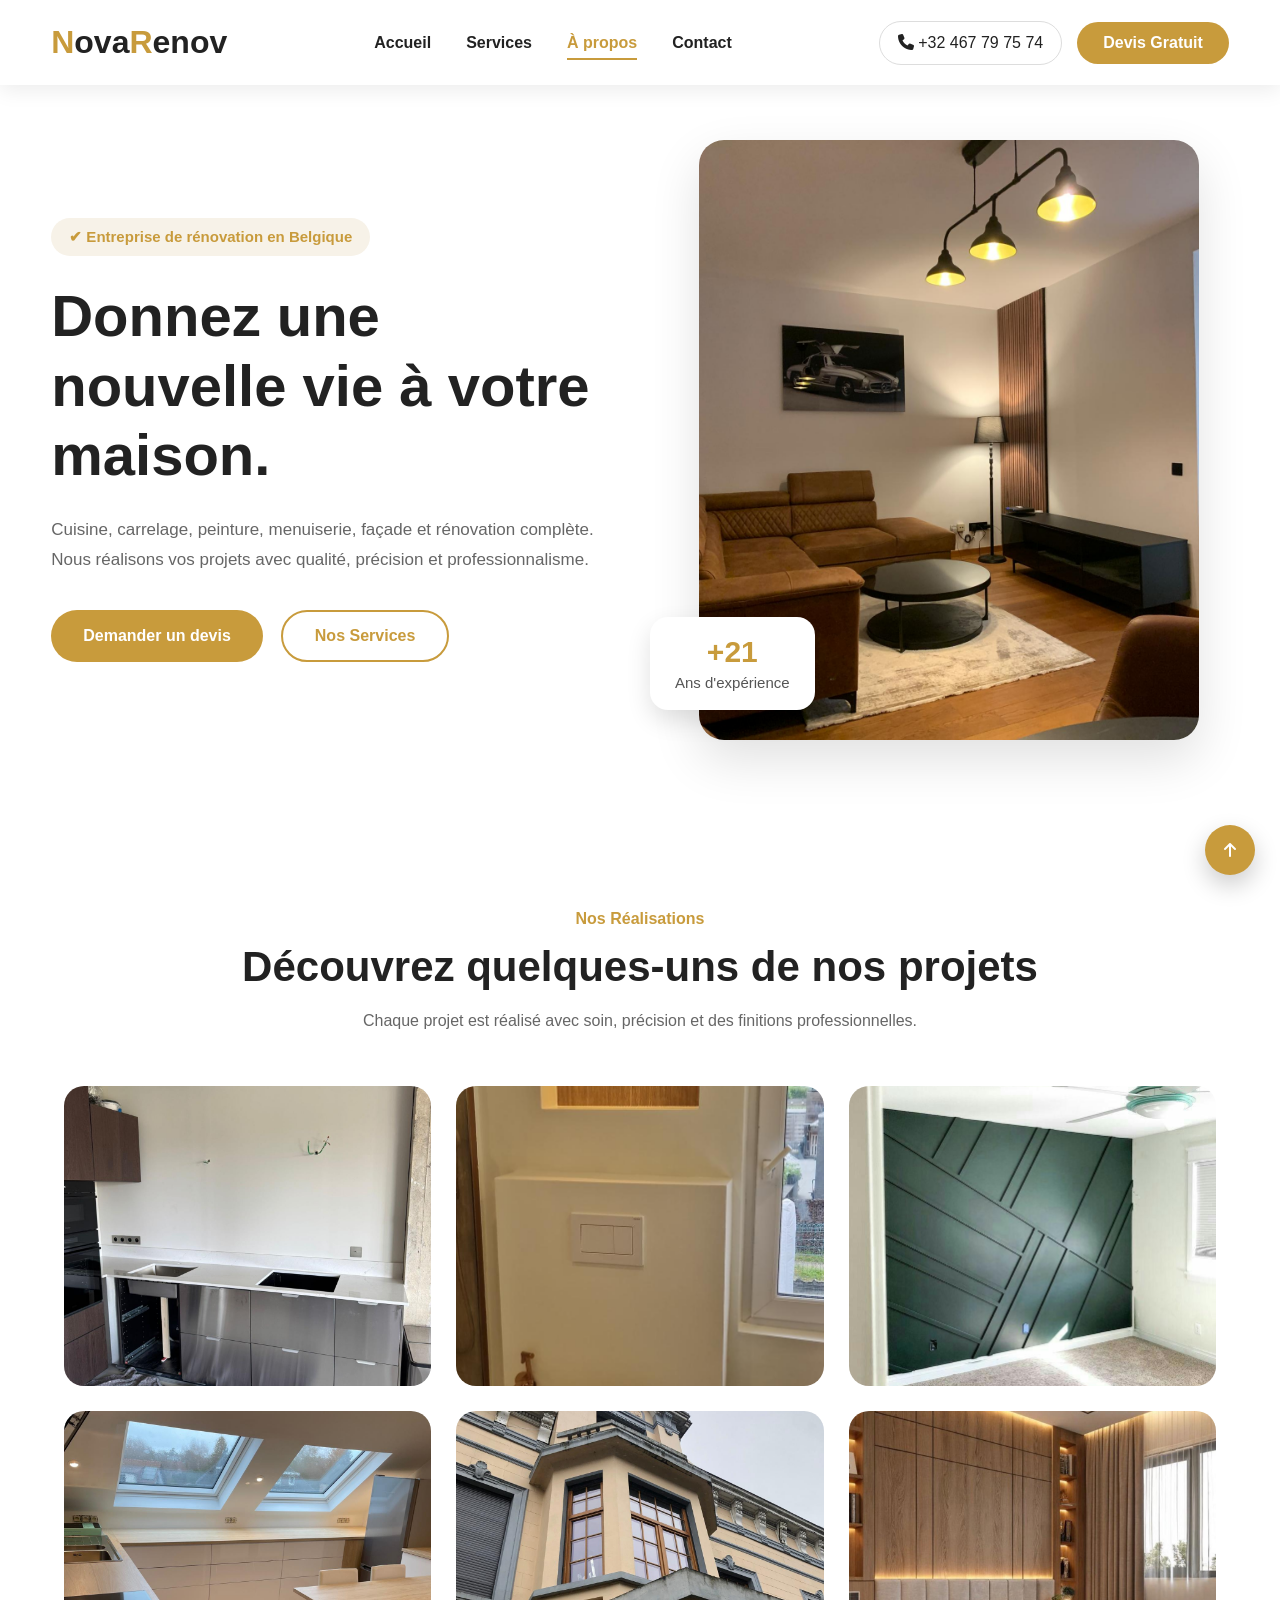
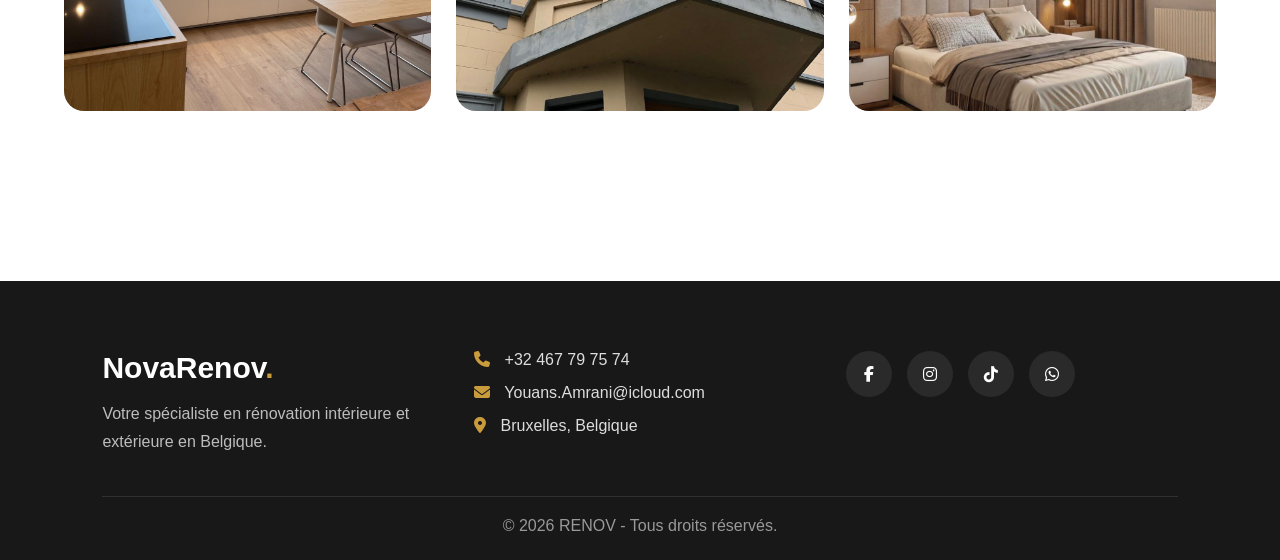
<file: index.html>
<!DOCTYPE html>
<html lang="en">
<head>
    <meta charset="UTF-8">
    <meta name="viewport" content="width=device-width, initial-scale=1.0">

    <title>NovaRenov</title>

    <link rel="stylesheet" href="style.css">
    <link rel="stylesheet" href="responsive.css">

    <link rel="stylesheet" href="https://cdnjs.cloudflare.com/ajax/libs/font-awesome/6.7.2/css/all.min.css">
</head>
<body>
   <header>

    <div class="container">

        <a href="index.html" class="logo">
            <span>N</span>ova<span>R</span>enov
        </a>

        <nav class="navbar">

            <a href="index.html">Accueil</a>
            <a href="services.html">Services</a>
            <a href="A_propos.html" class="active">À propos</a>
            <a href="contact.html">Contact</a>

        </nav>

        <div class="header-btns">

            <a href="#" class="phone-btn">
                <i class="fa-solid fa-phone"></i>
                +32 467 79 75 74
            </a>

            <a href="https://wa.me/32467797574?text=Bonjour,%20je%20souhaite%20obtenir%20un%20devis." class="devis-btn">
                Devis Gratuit
            </a>

        </div>

        <div class="menu-btn">
            <i class="fa-solid fa-bars"></i>
        </div>

    </div>

</header>

<!--================ HERO =================-->

<section class="hero">

    <div class="hero-left">

        <span class="hero-tag">
            ✔ Entreprise de rénovation en Belgique
        </span>

        <h1>
            Donnez une nouvelle vie à votre maison.
        </h1>

        <p>
            Cuisine, carrelage, peinture, menuiserie,
            façade et rénovation complète.
            Nous réalisons vos projets avec qualité,
            précision et professionnalisme.
        </p>

        <div class="hero-buttons">

            <a href="#contact" class="btn-gold">
                Demander un devis
            </a>

            <a href="#services" class="btn-white">
                Nos Services
            </a>
            <section class="services" id="services"></section>
            <section class="contact" id="contact"></section>


        </div>

    </div>


    <div class="hero-right">

        <img src="images/moble1.jpg.jpeg" alt="">

        <div class="experience">

            <h3>+21</h3>

            <span>Ans d'expérience</span>

        </div>

    </div>

</section>
<!--================ REALISATIONS =================-->

<section class="projects">

    <div class="title">

        <span>Nos Réalisations</span>

        <h2>Découvrez quelques-uns de nos projets</h2>

        <p>
            Chaque projet est réalisé avec soin, précision et des finitions professionnelles.
        </p>

    </div>

    <div class="project-grid">

        <div class="project-card">

            <img src="images/cuzin4.jpg.jpeg">

            <div class="overlay">

                <h3>Montage Cuisine</h3>

                <a href="realisations.html">Voir plus</a>

            </div>

        </div>

        <div class="project-card">

            <img src="images/photo1;jpg.jpeg">

            <div class="overlay">

                <h3>Carrelage</h3>

                <a href="realisations.html">Voir plus</a>

            </div>

        </div>

        <div class="project-card">

            <img src="images/pantur5.jpg.jpeg">

            <div class="overlay">

                <h3>Peinture</h3>

                <a href="realisations.html">Voir plus</a>

            </div>

        </div>

        <div class="project-card">

            <img src="images/cuzine3.jpg.jpeg">

            <div class="overlay">

                <h3>Menuiserie</h3>

                <a href="realisations.html">Voir plus</a>

            </div>

        </div>

        <div class="project-card">

            <img src="images/facad1.jpg.jpeg">

            <div class="overlay">

                <h3>Façade</h3>

                <a href="realisations.html">Voir plus</a>

            </div>

        </div>

        <div class="project-card">

            <img src="images/renovtion.jpg.jpeg">

            <div class="overlay">

                <h3>Rénovation</h3>

                <a href="realisations.html">Voir plus</a>

            </div>

        </div>

    </div>

</section>
<!--================ FOOTER =================-->

<footer class="footer">

    <div class="footer-content">

        <div class="footer-logo">

            <h2>NovaRenov<span>.</span></h2>

            <p>
                Votre spécialiste en rénovation intérieure et extérieure en Belgique.
            </p>

        </div>

        <div class="footer-contact">

            <a href="#">
                <i class="fa-solid fa-phone"></i>
                +32 467 79 75 74
            </a>

            <a href="#">
                <i class="fa-solid fa-envelope"></i>
                Youans.Amrani@icloud.com
            </a>

            <a href="#">
                <i class="fa-solid fa-location-dot"></i>
                Bruxelles, Belgique
            </a>

        </div>

        <div class="footer-social">

            <a href="hh"><i class="fab fa-facebook-f"></i></a>

            <a href="gg"><i class="fab fa-instagram"></i></a>

            <a href="f"><i class="fab fa-tiktok"></i></a>

            <a href="https://wa.me/32467797574?text=Bonjour,%20je%20souhaite%20obtenir%20un%20devis." > <i class="fa-brands fa-whatsapp"></i></a>

        </div>

    </div>

    <div class="footer-bottom">

        © 2026 RENOV - Tous droits réservés.

    </div>

</footer>




<!--=========== SCROLL TOP ===========-->

<div class="top">

<i class="fa-solid fa-arrow-up"></i>

</div>
<script>
    const topBtn = document.querySelector(".top");

topBtn.onclick = () => {

window.scrollTo({

top:0,

behavior:"smooth"

});

};
</script>
<script>


const menuBtn = document.querySelector(".menu-btn");
const navbar = document.querySelector(".navbar");
const navLinks = document.querySelectorAll(".navbar a");

// فتح وإغلاق المينو
menuBtn.addEventListener("click", () => {
    navbar.classList.toggle("active");
});

// إغلاق المينو بعد الضغط على أي رابط
navLinks.forEach(link => {
    link.addEventListener("click", () => {
        navbar.classList.remove("active");
    });
});


</script>
</body>
</html>
</file>
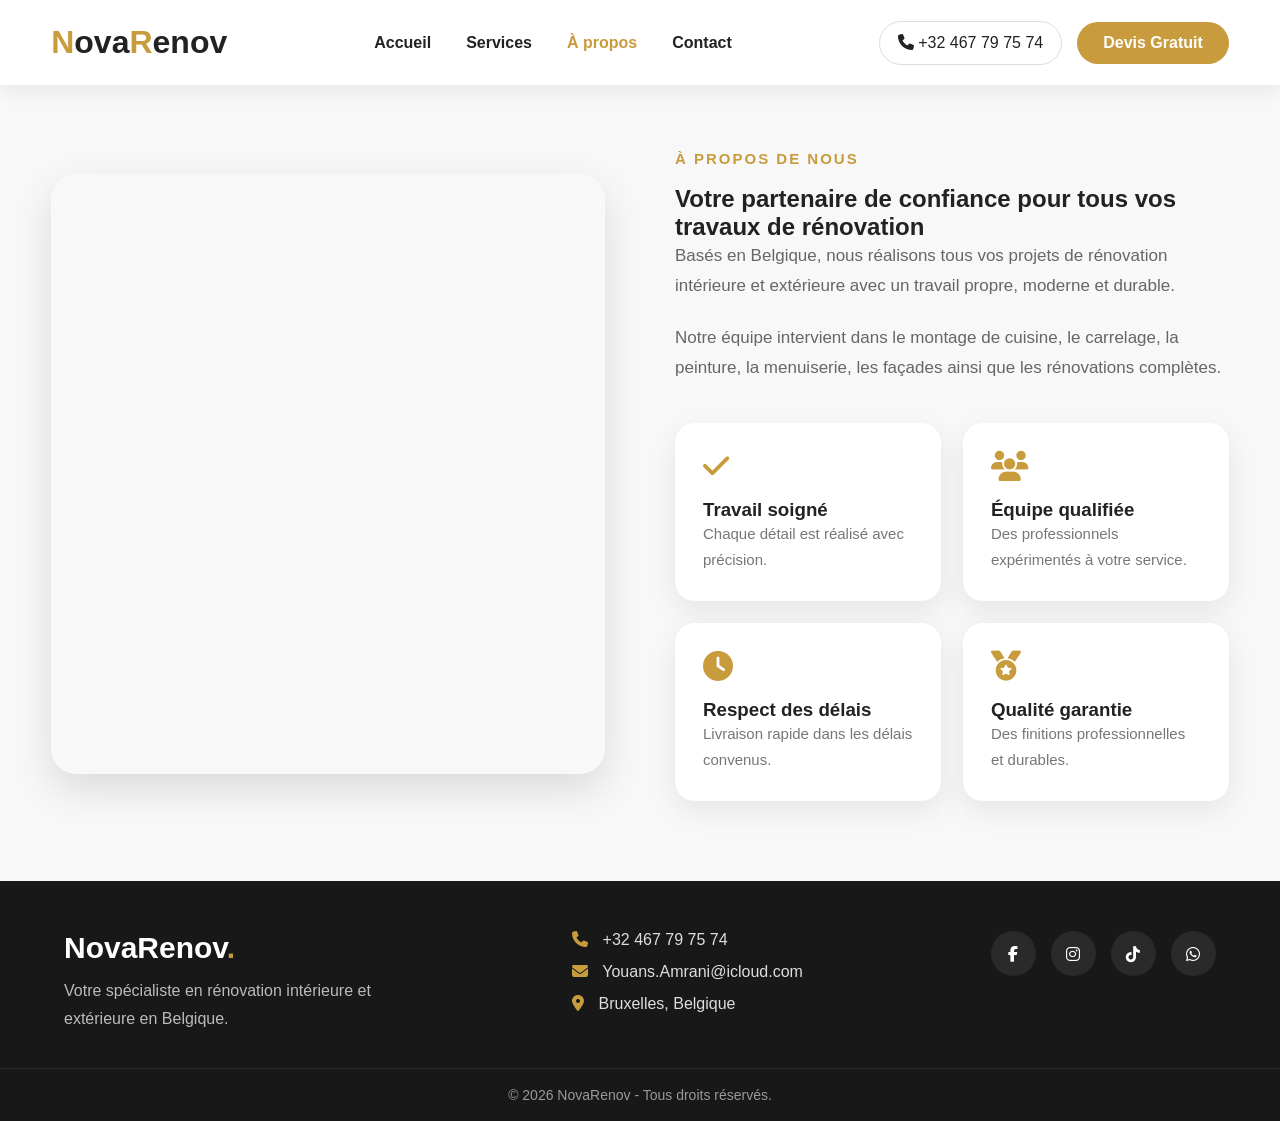
<file: A_propos.html>
<!DOCTYPE html>
<html lang="fr">

<head>

    <meta charset="UTF-8">
    <meta name="viewport" content="width=device-width, initial-scale=1.0">

    <title>À propos | NovaRenov</title>

    <link rel="stylesheet" href="A_propos.css">

    <link rel="stylesheet"
    href="https://cdnjs.cloudflare.com/ajax/libs/font-awesome/6.6.0/css/all.min.css"/>

</head>

<body>

<!--================ HEADER =================-->

<header class="header">

    <div class="container">

        <a href="index.html" class="logo">
            <span>N</span>ova<span>R</span>enov
        </a>

        <nav class="navbar">

            <a href="index.html">Accueil</a>

            <a href="services.html">Services</a>

            <a href="A_propos.html" class="active">À propos</a>

            <a href="contact.html">Contact</a>

        </nav>

        <div class="header-btns">

            <a href="tel:+32467797574" class="phone-btn">
                <i class="fa-solid fa-phone"></i>
                +32 467 79 75 74
            </a>

            <a href="https://wa.me/32467797574?text=Bonjour,%20je%20souhaite%20obtenir%20un%20devis."
               class="devis-btn">
                Devis Gratuit
            </a>

        </div>

        <div class="menu-btn">
            <i class="fa-solid fa-bars"></i>
        </div>

    </div>

</header>
<!--==================================
        PART 2 - ABOUT SECTION
===================================-->

<section class="about">

   <div class="about-image">

        <video autoplay muted loop playsinline>
            <source src="images/vidyou.mp4" type="video/mp4">
        </video>

    </div>

   <div class="about-text">

        <span >

            À PROPOS DE NOUS
        </span>

        <h1>
            Votre partenaire de confiance
            pour tous vos travaux de rénovation
        </h1>

        <p>
            Basés en Belgique, nous réalisons tous vos projets de rénovation
            intérieure et extérieure avec un travail propre, moderne et durable.
        </p>

        <p>
            Notre équipe intervient dans le montage de cuisine,
            le carrelage, la peinture, la menuiserie,
            les façades ainsi que les rénovations complètes.
        </p>

      <div class="about-box">
          <div class="item">

                <i class="fa-solid fa-check"></i>

                <h3>Travail soigné</h3>

                <p>
                    Chaque détail est réalisé avec précision.
                </p>

            </div>

            <div class="item">

                <i class="fa-solid fa-users"></i>

                <h3>Équipe qualifiée</h3>

                <p>
                    Des professionnels expérimentés à votre service.
                </p>

            </div>

           <div class="item">

                <i class="fa-solid fa-clock"></i>

                <h3>Respect des délais</h3>

                <p>
                    Livraison rapide dans les délais convenus.
                </p>

            </div>

           <div class="item">

                <i class="fa-solid fa-medal"></i>

                <h3>Qualité garantie</h3>

                <p>
                    Des finitions professionnelles et durables.
                </p>

            </div>

        </div>

    </div>

</section>
<!--================ FOOTER =================-->

<footer class="footer">

    <div class="footer-content">

        <div class="footer-logo">

            <h2>NovaRenov<span>.</span></h2>

            <p>
                Votre spécialiste en rénovation intérieure
                et extérieure en Belgique.
            </p>

        </div>

        <div class="footer-contact">

            <a href="tel:+32467797574">
                <i class="fa-solid fa-phone"></i>
                +32 467 79 75 74
            </a>

            <a href="mailto:Youans.Amrani@icloud.com">
                <i class="fa-solid fa-envelope"></i>
                Youans.Amrani@icloud.com
            </a>

            <a href="#">
                <i class="fa-solid fa-location-dot"></i>
                Bruxelles, Belgique
            </a>

        </div>

        <div class="footer-social">

            <a href="#">
                <i class="fab fa-facebook-f"></i>
            </a>

            <a href="#">
                <i class="fab fa-instagram"></i>
            </a>

            <a href="#">
                <i class="fab fa-tiktok"></i>
            </a>

            <a href="https://wa.me/32467797574">
                <i class="fab fa-whatsapp"></i>
            </a>

        </div>

    </div>

    <div class="footer-bottom">

        © 2026 NovaRenov - Tous droits réservés.

    </div>

</footer>

<!--================ MENU MOBILE =================-->

<script>

const menuBtn = document.querySelector(".menu-btn");
const navbar = document.querySelector(".navbar");

menuBtn.addEventListener("click", () => {
    navbar.classList.toggle("active");
});

document.querySelectorAll(".navbar a").forEach(link => {
    link.addEventListener("click", () => {
        navbar.classList.remove("active");
    });
});

</script>

</body>
</html>
</file>
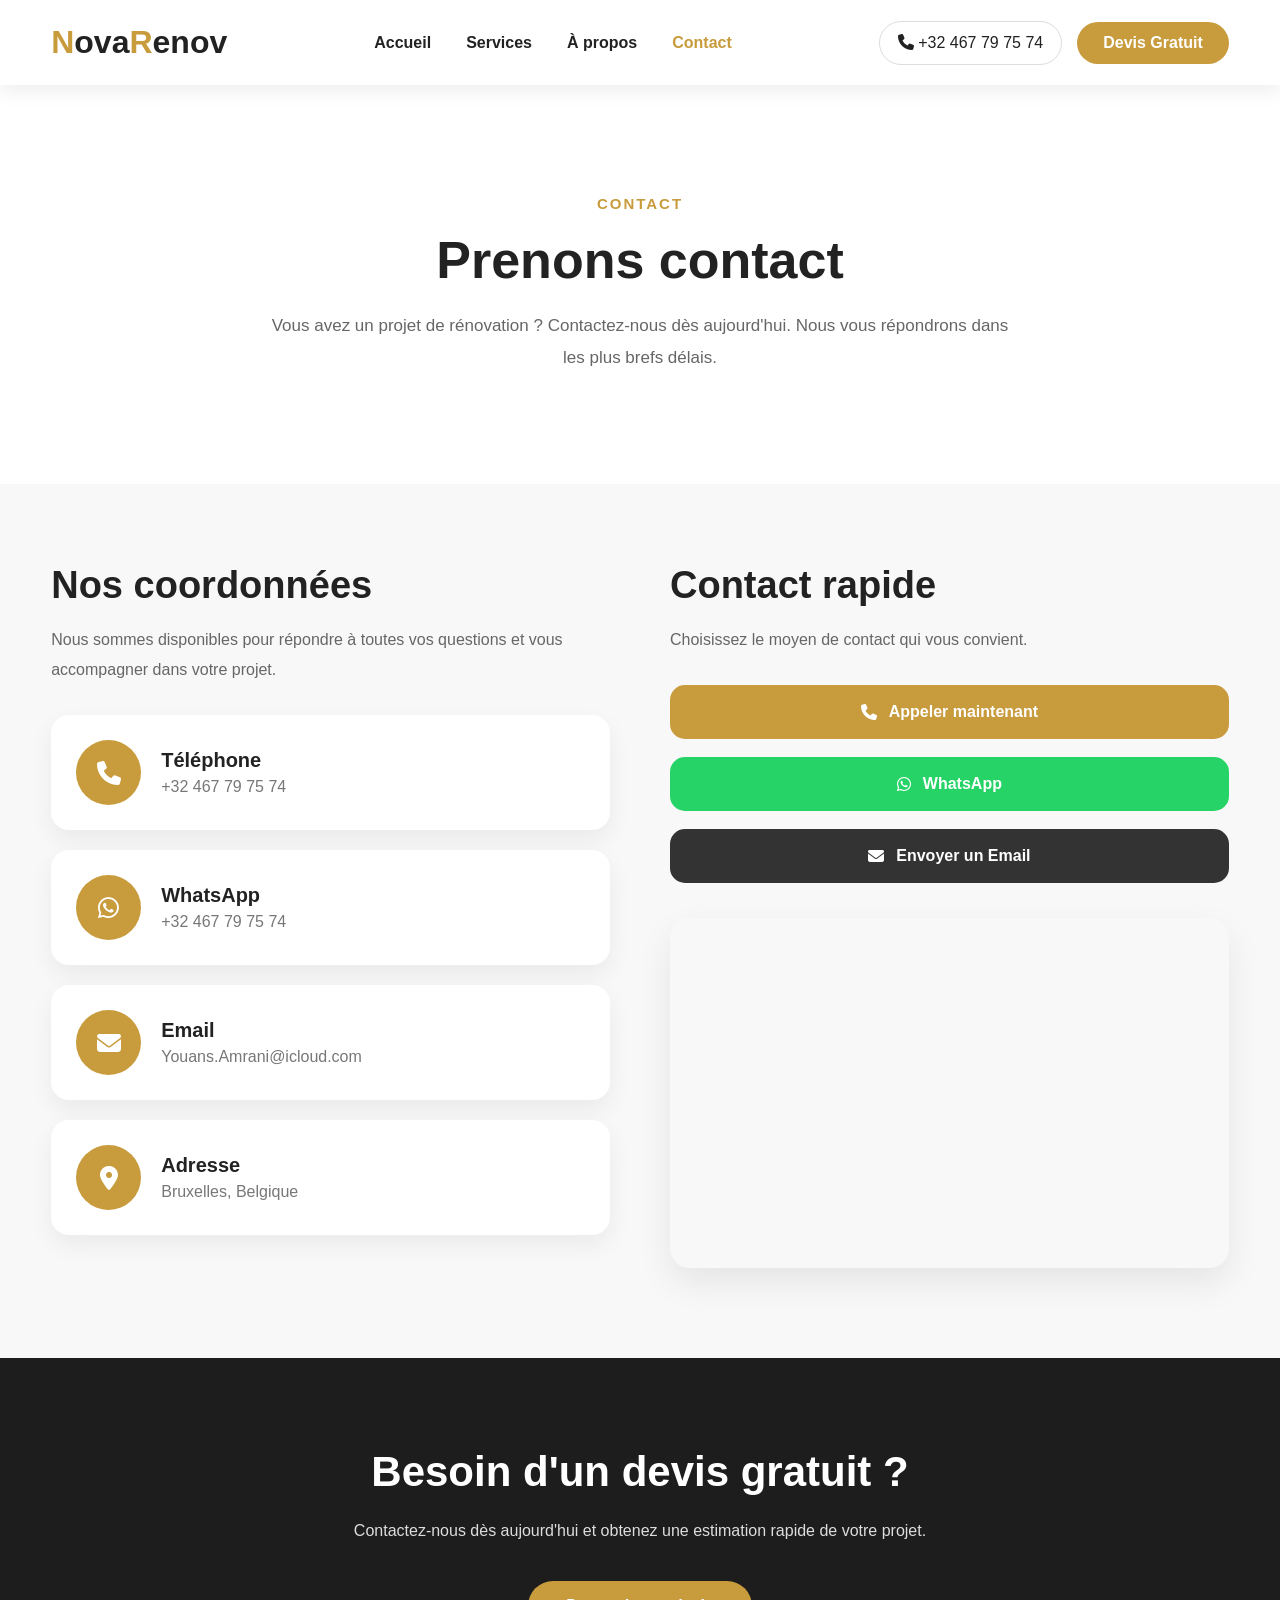
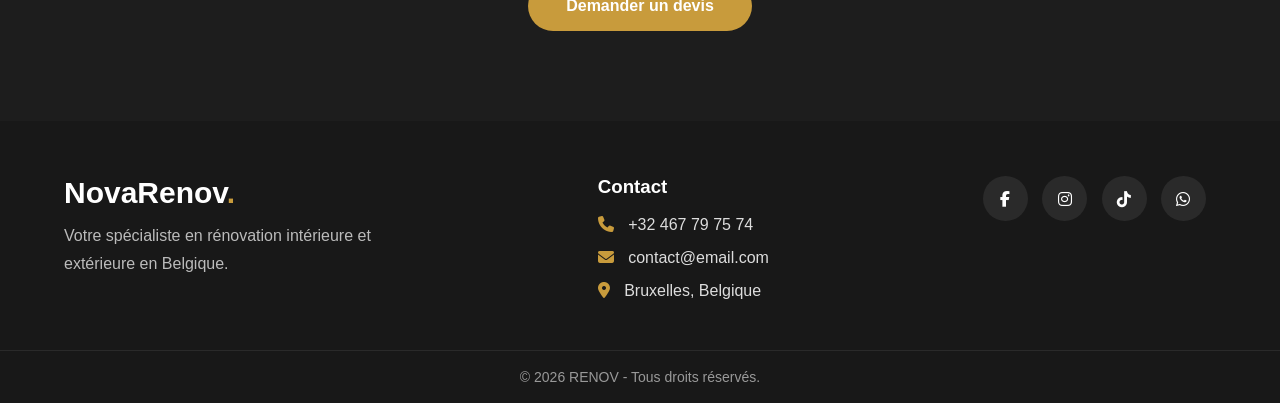
<file: contact.html>
<!DOCTYPE html>
<html lang="fr">

<head>

    <meta charset="UTF-8">
    <meta name="viewport" content="width=device-width, initial-scale=1.0">

    <title>Contact | RENOV</title>
  <link rel="stylesheet" href="responsive.css">
  <link rel="stylesheet" href="contact.css">
    <link rel="stylesheet"
href="https://cdnjs.cloudflare.com/ajax/libs/font-awesome/6.6.0/css/all.min.css">
    
</head>

<body>

<!--================ HEADER =================-->

<header class="header">

    <div class="container">

        <a href="index.html" class="logo">
              <span>N</span>ova<span>R</span>enov
        </a>

        <nav class="navbar">

            <a href="index.html">Accueil</a>

            <a href="services.html">Services</a>

            <a href="A_propos.html">À propos</a>

            <a href="contact.html" class="active">Contact</a>

        </nav>

        <div class="header-btns">

            <a href="tel: +32 467 79 75 74" class="phone-btn">

                <i class="fa-solid fa-phone"></i>

                 +32 467 79 75 74

            </a>

            <a href="https://wa.me/32467797574?text=Bonjour,%20je%20souhaite%20obtenir%20un%20devis." class="devis-btn">

                Devis Gratuit

            </a>

        </div>
            <div class="menu-btn">
    <i class="fa-solid fa-bars"></i>
           </div>
    </div>

</header>

<!--================ HERO =================-->

<section class="contact-hero">

    <div class="hero-content">

        <span>CONTACT</span>

        <h1>

           Prenons contact

        </h1>

        <p>

            Vous avez un projet de rénovation ?
            Contactez-nous dès aujourd'hui.
            Nous vous répondrons dans les plus brefs délais.

        </p>

    </div>

</section>

<!--================ CONTACT =================-->

<section class="contact">

    <div class="contact-left">

        <h2>

            Nos coordonnées

        </h2>

        <p>

            Nous sommes disponibles pour répondre
            à toutes vos questions et vous accompagner
            dans votre projet.

        </p>

        <div class="contact-card">

            <div class="icon">

                <i class="fa-solid fa-phone"></i>

            </div>

            <div>

                <h3>Téléphone</h3>

                <p>+32 467 79 75 74</p>

            </div>

        </div>

        <div class="contact-card">

            <div class="icon">

                <i class="fa-brands fa-whatsapp"></i>

            </div>

            <div>

                <h3>WhatsApp</h3>

                <p>+32 467 79 75 74</p>

            </div>

        </div>

        <div class="contact-card">

            <div class="icon">

                <i class="fa-solid fa-envelope"></i>

            </div>

            <div>

                <h3>Email</h3>

                <p>Youans.Amrani@icloud.com</p>

            </div>

        </div>

        <div class="contact-card">

            <div class="icon">

                <i class="fa-solid fa-location-dot"></i>

            </div>

            <div>

                <h3>Adresse</h3>

                <p>Bruxelles, Belgique</p>

            </div>

        </div>

    </div>

    <div class="contact-right">

        <h2>

            Contact rapide

        </h2>

        <p>

            Choisissez le moyen de contact
            qui vous convient.

        </p>

        <a href="tel: +32 467 79 75 74" class="btn-contact">

            <i class="fa-solid fa-phone"></i>

            Appeler maintenant

        </a>

        <a href="https://wa.me/32467797574?text=Bonjour,%20je%20souhaite%20obtenir%20un%20devis."
           target="_blank"
           class="btn-contact whatsapp">

            <i class="fa-brands fa-whatsapp"></i>

            WhatsApp

       <a href="mailto:Youans.Amrani@icloud.com?subject=Demande de devis"
   class="btn-contact email">

    <i class="fa-solid fa-envelope"></i>

    Envoyer un Email

</a>
                <!-- Google Maps -->

        <div class="map">

            <iframe
                src="https://www.google.com/maps?q=Bruxelles,Belgique&output=embed"
                width="100%"
                height="350"
                style="border:0;"
                allowfullscreen=""
                loading="lazy">
            </iframe>

        </div>

    </div>

</section>

<!--================ CTA =================-->

<section class="contact-cta">

    <h2>

        Besoin d'un devis gratuit ?

    </h2>

    <p>

        Contactez-nous dès aujourd'hui et obtenez
        une estimation rapide de votre projet.

    </p>

    <a href="https://wa.me/32467797574?text=Bonjour,%20je%20souhaite%20obtenir%20un%20devis." target="_blank">

        Demander un devis

    </a>

</section>

<!--================ FOOTER =================-->

<footer class="footer">

    <div class="footer-container">

        <div class="footer-logo">

            <h2>NovaRenov<span>.</span></h2>

            <p>

                Votre spécialiste en rénovation
                intérieure et extérieure en Belgique.

            </p>

        </div>

        <div class="footer-contact">

            <h3>Contact</h3>

            <p>
                <i class="fa-solid fa-phone"></i>
                +32 467 79 75 74
            </p>

            <p>
                <i class="fa-solid fa-envelope"></i>
                contact@email.com
            </p>

            <p>
                <i class="fa-solid fa-location-dot"></i>
                Bruxelles, Belgique
            </p>

        </div>

        <div class="footer-social">



            <a href="#">
                <i class="fab fa-facebook-f"></i>
            </a>

            <a href="#">
                <i class="fab fa-instagram"></i>
            </a>

            <a href="#">
                <i class="fab fa-tiktok"></i>
            </a>

            <a href="https://wa.me/32467797574?text=Bonjour,%20je%20souhaite%20obtenir%20un%20devis.">
                <i class="fab fa-whatsapp"></i>
            </a>

        </div>

    </div>

    <div class="footer-bottom">

        © 2026 RENOV - Tous droits réservés.

    </div>

</footer>
<script>

const menuBtn=document.querySelector(".menu-btn");
const navbar=document.querySelector(".navbar");
const links=document.querySelectorAll(".navbar a");

menuBtn.onclick=()=>{

navbar.classList.toggle("active");

}

links.forEach(link=>{

link.onclick=()=>{

navbar.classList.remove("active");

}

});

</script>
</body>

</html>
</file>
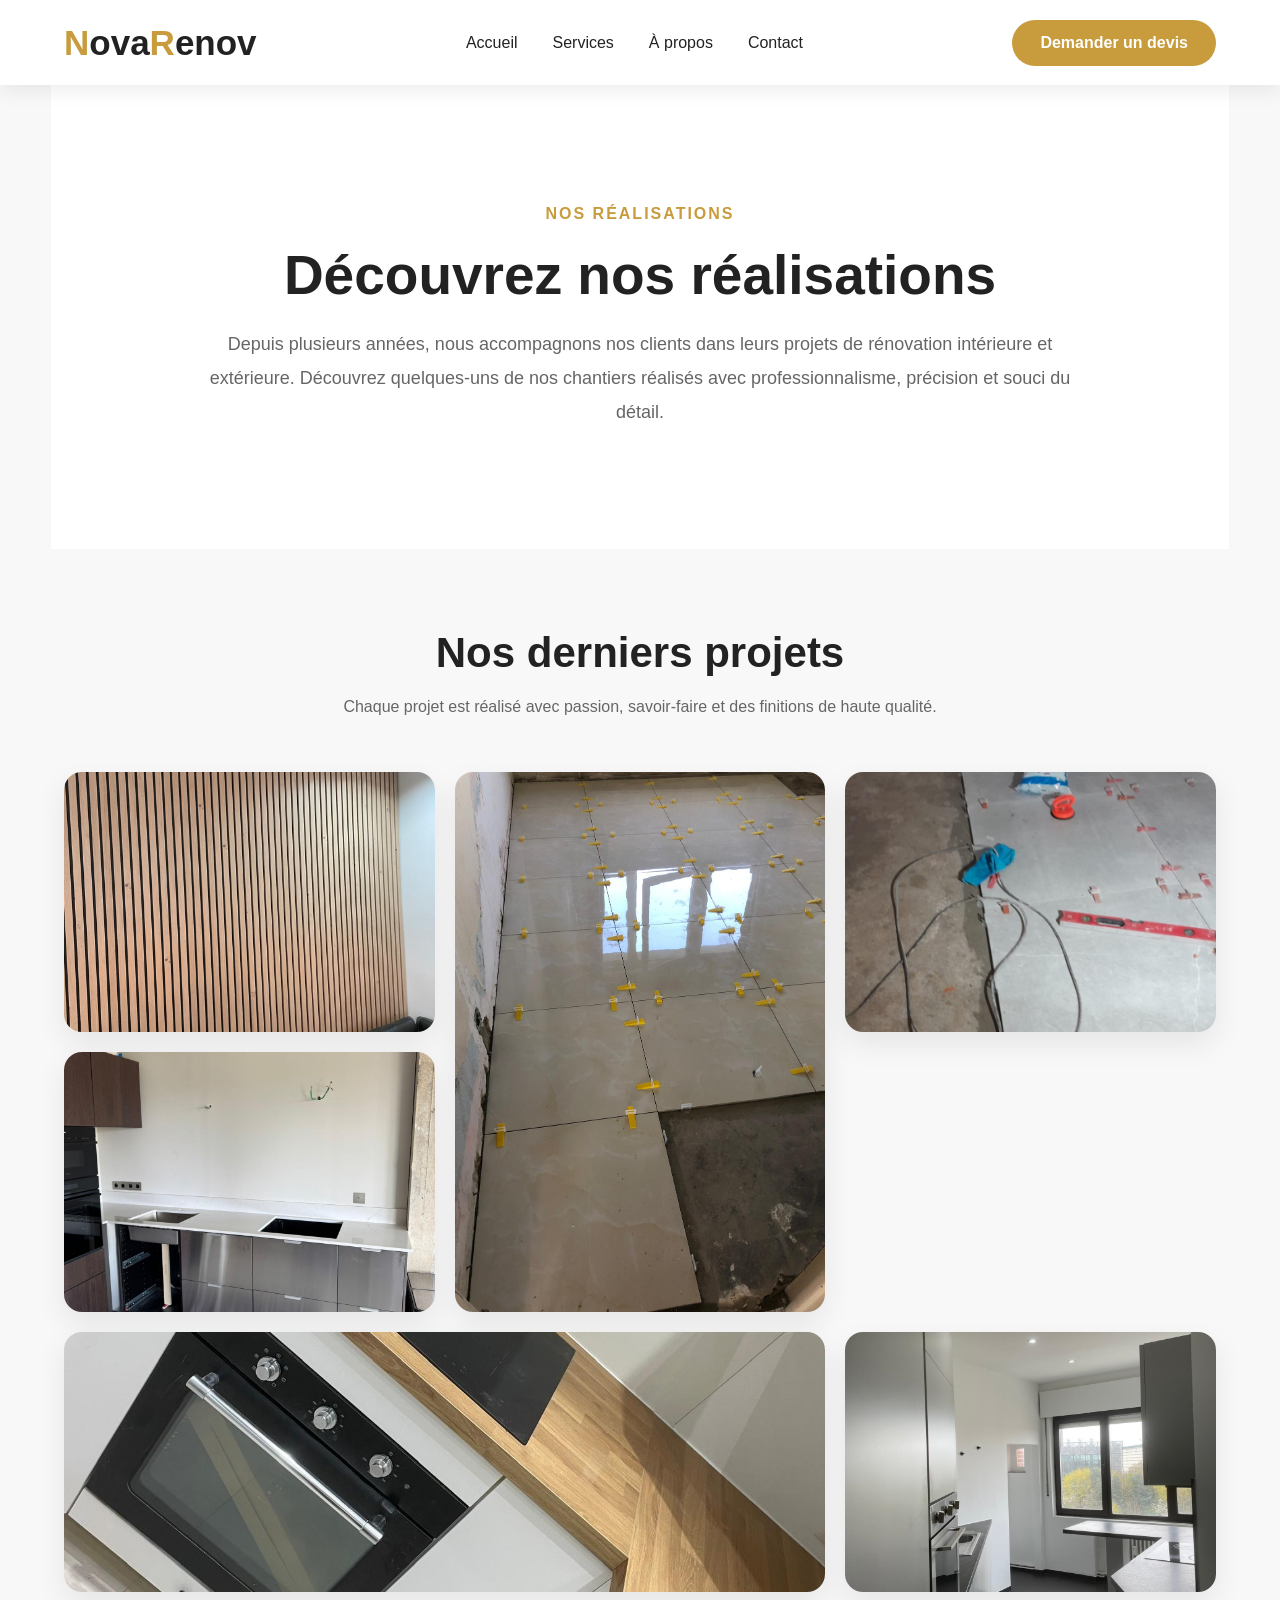
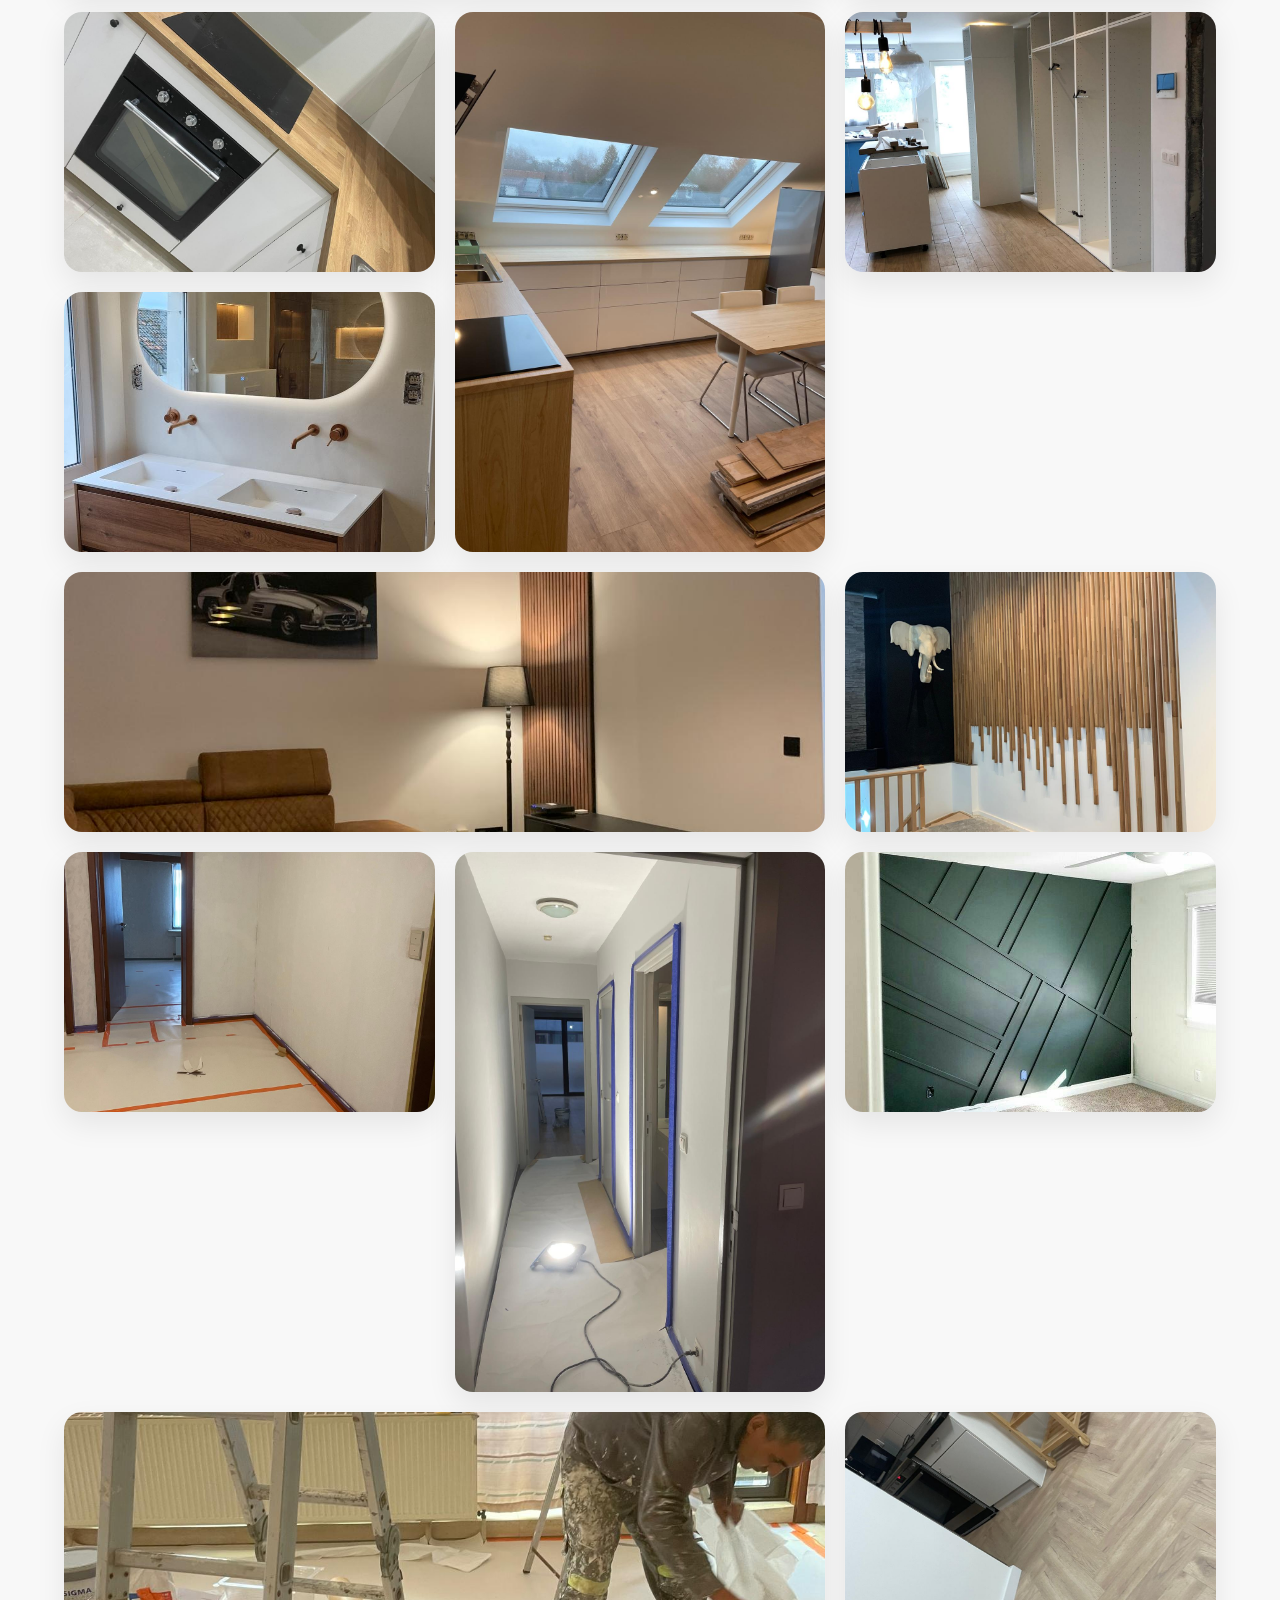
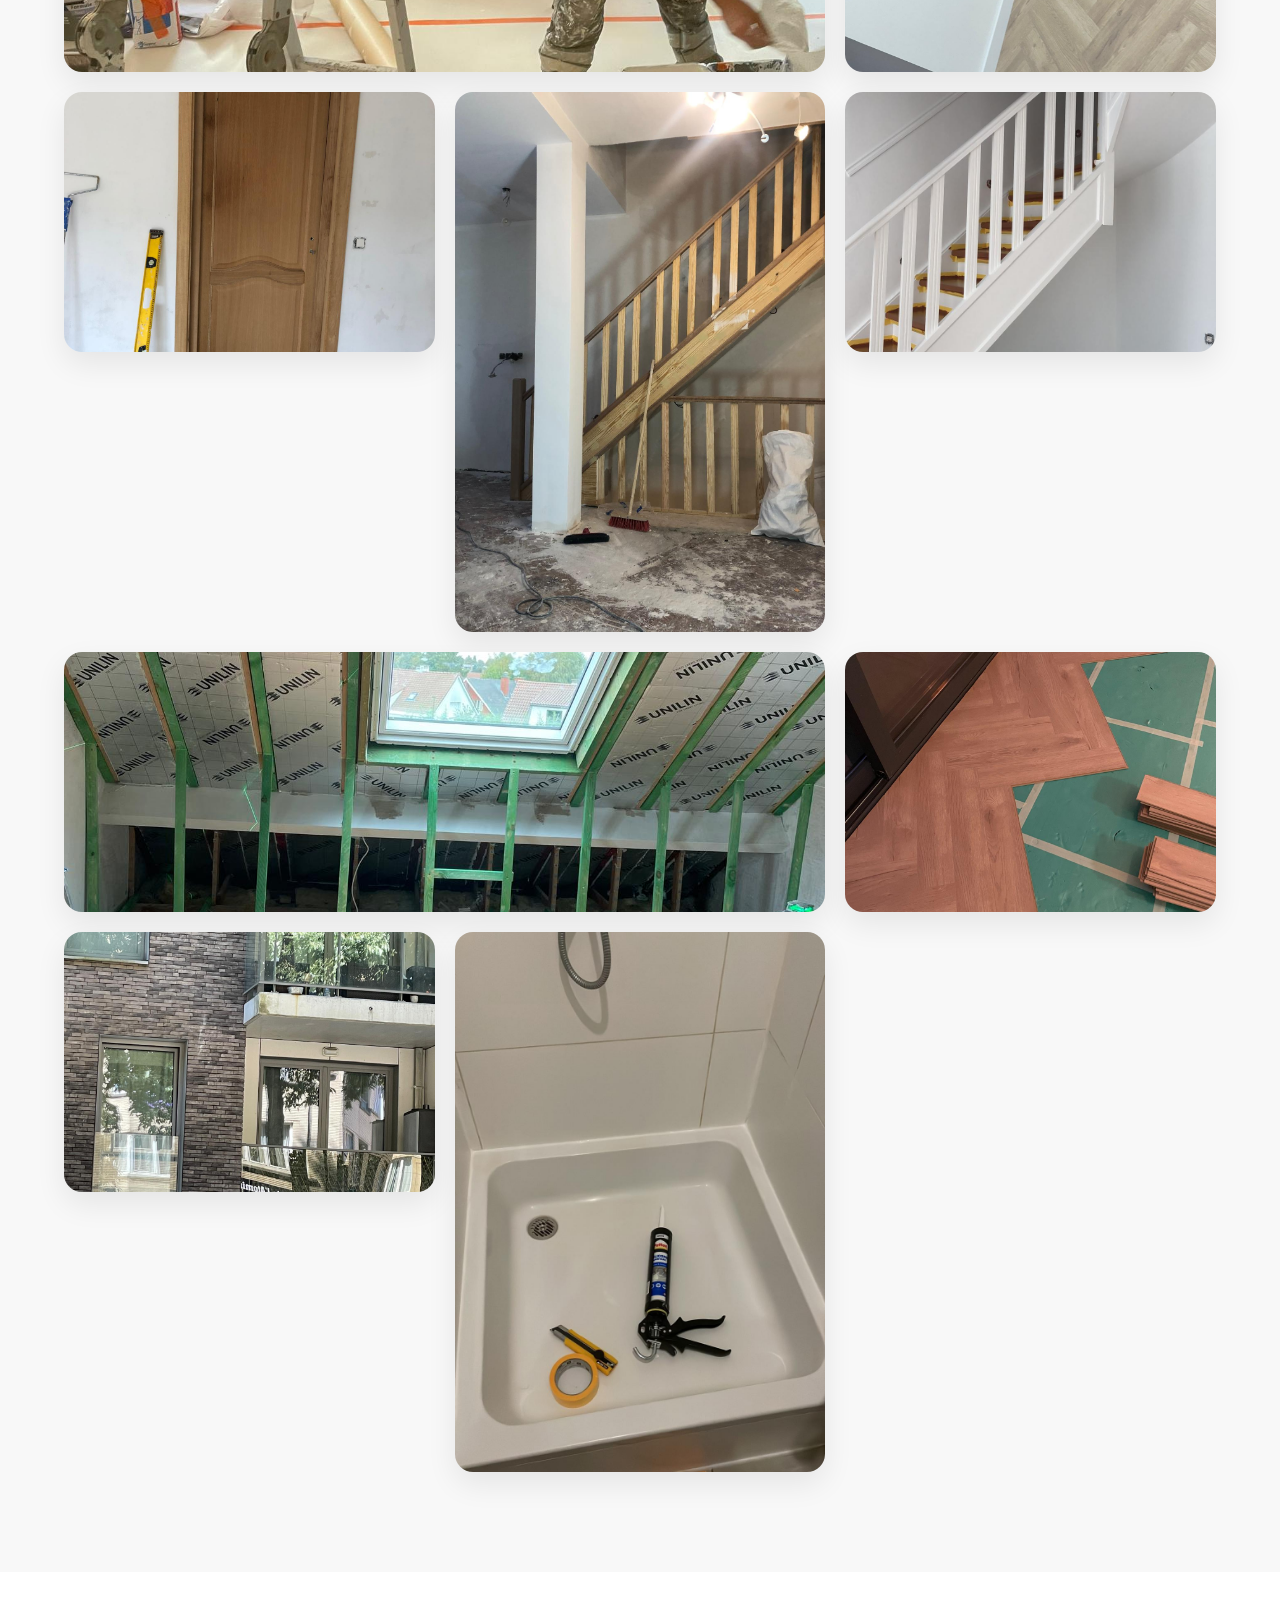
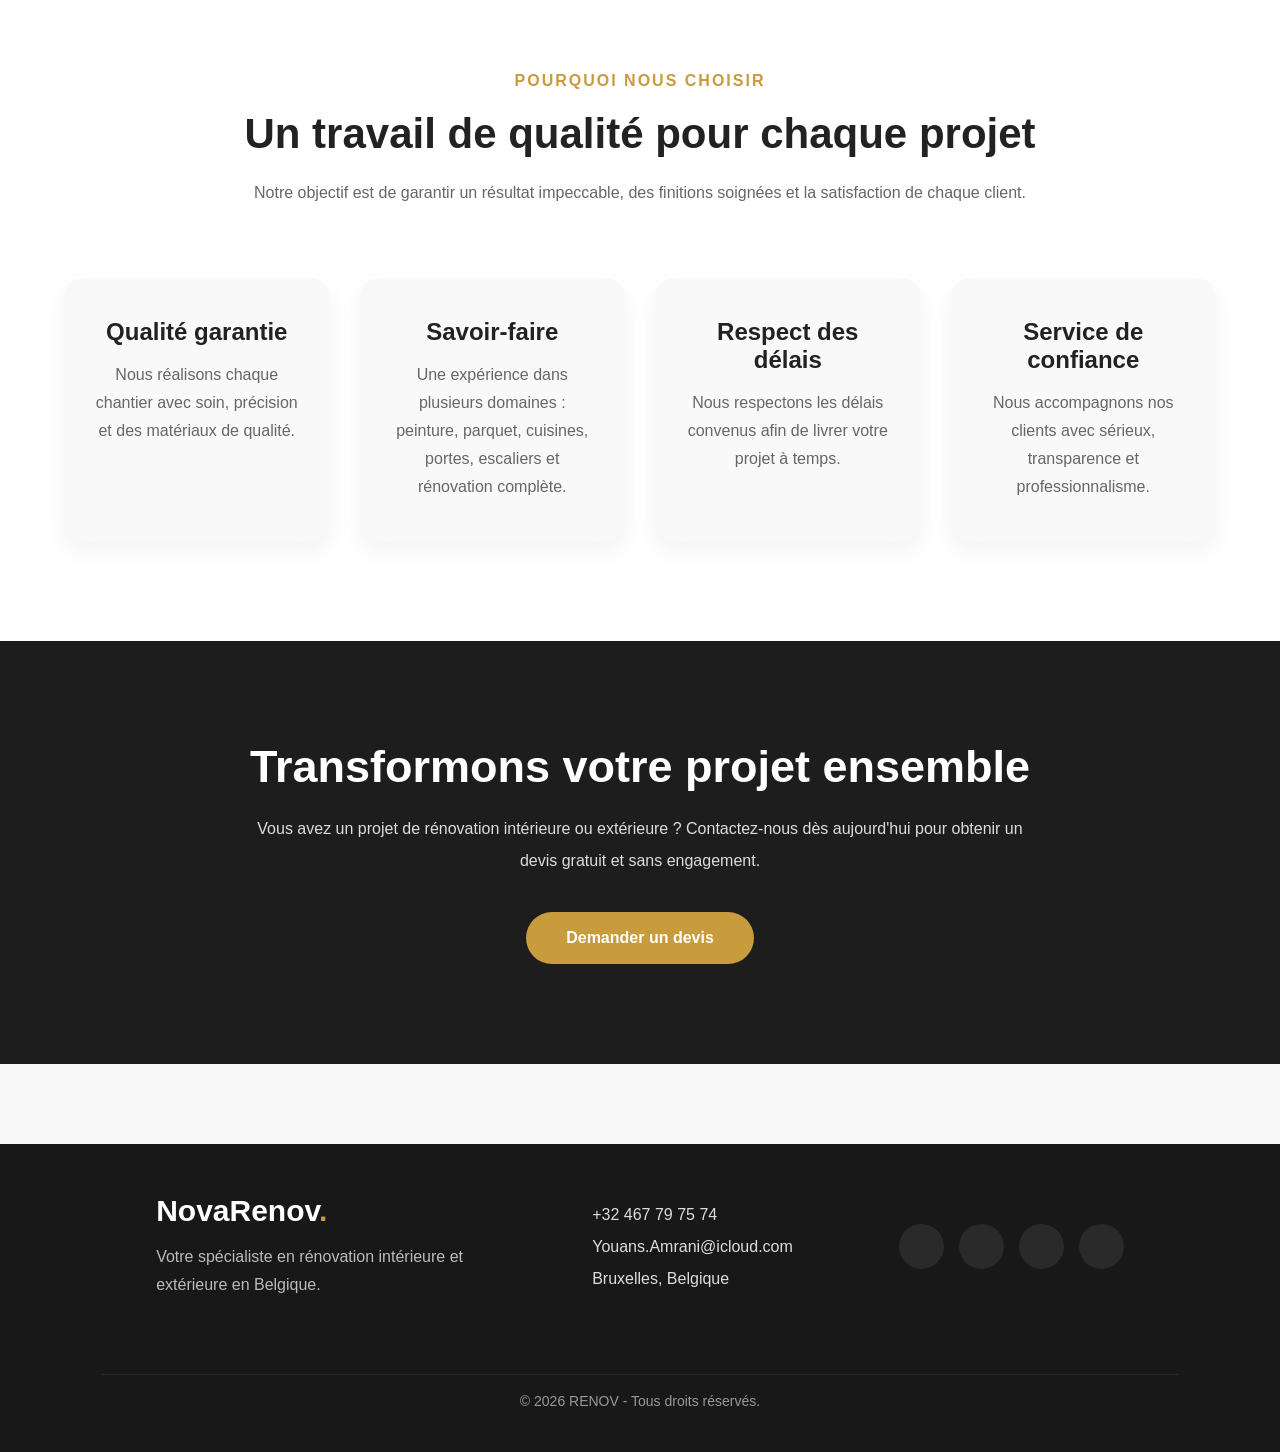
<file: realisations.html>
<!DOCTYPE html>
<html lang="fr">

<head>

<meta charset="UTF-8">
<meta name="viewport" content="width=device-width, initial-scale=1.0">

<title>Nos Réalisations | RENOV</title>
<link rel="stylesheet" href="style.css">
<link rel="stylesheet" href="responsive.css">

<style>
    /*==GOOGLE FONT==*/

*{
margin:0;
padding:0;
box-sizing:border-box;
font-family:'Poppins',sans-serif;
}

html{

scroll-behavior:smooth;

}

body{

background:#f8f8f8;
color:#222;

}

a{

text-decoration:none;

}

img{

width:100%;
display:block;

}

/*==========================
HEADER
==========================*/

.header{

position:fixed;
top:0;
left:0;

width:100%;

background:#fff;

box-shadow:0 5px 20px rgba(0,0,0,.08);

z-index:999;

}

.container{

width:90%;
max-width:1250px;

margin:auto;

height:85px;

display:flex;
justify-content:space-between;
align-items:center;

}

.logo{

font-size:35px;
font-weight:700;
color:#222;

}

.logo span{

color:#C89B3C;

}

.navbar{

display:flex;
gap:35px;

}

.navbar a{

color:#222;
font-weight:500;
transition:.3s;

}

.navbar a:hover{

color:#C89B3C;

}

.btn-header{

padding:14px 28px;

background:#C89B3C;

color:#fff;

border-radius:40px;

font-weight:600;

transition:.3s;

}

.btn-header:hover{

background:#222;

}

/*==========================
HERO
==========================*/

.hero{

margin-top:85px;

padding:120px 20px;

background:#fff;

text-align:center;

}

.hero-content{

max-width:900px;

margin:auto;

}

.hero span{

color:#C89B3C;

font-weight:600;

letter-spacing:2px;

}

.hero h1{

font-size:55px;

margin:20px 0;

}

.hero p{

color:#666;

font-size:18px;

line-height:34px;

}

/*==========================
TITLE
==========================*/

.title{

text-align:center;

margin:80px auto 50px;

width:90%;
max-width:800px;

}

.title h2{

font-size:42px;

margin-bottom:15px;

}

.title p{

color:#666;

line-height:30px;

}

/*==========================
GALLERY
==========================*/

.gallery{

width:90%;

max-width:1400px;

margin:auto;

padding-bottom:100px;

}

.gallery-grid{

display:grid;

grid-template-columns:repeat(3,1fr);

grid-auto-rows:260px;

gap:20px;

}

.gallery-item{

overflow:hidden;

border-radius:18px;

position:relative;

cursor:pointer;

box-shadow:0 12px 30px rgba(0,0,0,.08);

}

.gallery-item img{

width:100%;
height:100%;

object-fit:cover;

transition:.5s;

}

.gallery-item:hover img{

transform:scale(1.08);

}

.gallery-item::before{

content:'';

position:absolute;

width:100%;
height:100%;

background:rgba(0,0,0,.15);

opacity:0;

transition:.4s;

z-index:1;

}

.gallery-item:hover::before{

opacity:1;

}

.tall{

grid-row:span 2;

}

.wide{

grid-column:span 2;

}
/*==========================
WHY CHOOSE US
==========================*/

.why-us{

padding:100px 0;

background:#fff;

}

.section-title{

width:90%;

max-width:800px;

margin:auto;

text-align:center;

margin-bottom:70px;

}

.section-title span{

color:#C89B3C;

font-weight:600;

letter-spacing:2px;

}

.section-title h2{

font-size:42px;

margin:20px 0;

}

.section-title p{

color:#666;

line-height:30px;

}

.why-container{

width:90%;

max-width:1200px;

margin:auto;

display:grid;

grid-template-columns:repeat(4,1fr);

gap:30px;

}

.why-box{

background:#f9f9f9;

padding:40px 30px;

border-radius:20px;

text-align:center;

transition:.4s;

box-shadow:0 10px 25px rgba(0,0,0,.05);

}

.why-box:hover{

transform:translateY(-10px);

background:#fff;

box-shadow:0 20px 35px rgba(0,0,0,.12);

}

.why-box i{

font-size:45px;

color:#C89B3C;

margin-bottom:20px;

}

.why-box h3{

margin-bottom:15px;

font-size:24px;

}

.why-box p{

color:#666;

line-height:28px;

}

/*==========================
CTA
==========================*/

.cta{

padding:100px 20px;

background:#1d1d1d;

text-align:center;

}

.cta-content{

max-width:800px;

margin:auto;

}

.cta h2{

font-size:45px;

color:#fff;

margin-bottom:20px;

}

.cta p{

color:#ddd;

line-height:32px;

margin-bottom:35px;

}

.cta a{

display:inline-block;

padding:17px 40px;

background:#C89B3C;

color:#fff;

border-radius:40px;

font-weight:600;

transition:.3s;

}

.cta a:hover{

background:#fff;

color:#222;

}

/*==========================
FOOTER
==========================*/

/*/================ FOOTER =================*/

.footer{

background:#181818;

padding-top:50px;

margin-top:80px;

}

.footer-content{

width:90%;

max-width:1200px;

margin:auto;

display:flex;

justify-content:space-between;

align-items:center;

gap:40px;

padding-bottom:35px;

flex-wrap:wrap;

}

.footer-logo h2{

font-size:30px;

color:white;

}

.footer-logo span{

color:#C89B3C;

}

.footer-logo p{

margin-top:12px;

color:#bbb;

max-width:320px;

line-height:28px;

}

.footer-contact{

display:flex;

flex-direction:column;

gap:14px;

}

.footer-contact a{

color:#ddd;

text-decoration:none;

transition:.3s;

}

.footer-contact a:hover{

color:#C89B3C;

}

.footer-contact i{

margin-right:10px;

color:#C89B3C;

}

.footer-social{

display:flex;

gap:15px;

}

.footer-social a{

width:45px;

height:45px;

border-radius:50%;

background:#2a2a2a;

display:flex;

justify-content:center;

align-items:center;

text-decoration:none;

color:white;

transition:.3s;

}

.footer-social a:hover{

background:#C89B3C;

transform:translateY(-5px);

}

.footer-bottom{

border-top:1px solid rgba(255,255,255,.08);

text-align:center;

padding:18px;

color:#999;

font-size:14px;

}

@media(max-width:768px){

.hero h1{

font-size:38px;

}

.title h2{

font-size:34px;

}

.section-title h2{

font-size:34px;

}

.cta h2{

font-size:34px;

}

.gallery-grid{

grid-template-columns:1fr;

grid-auto-rows:260px;

}

.tall{

grid-row:span 1;

}

.navbar{

display:none;

}

.btn-header{

display:none;

}

.container{

height:75px;

}

.why-container{

grid-template-columns:1fr;

}

}
</style>
</head>

<body>

<!--================ HEADER =================-->

<header class="header">

<div class="container">

<a href="index.html" class="logo">

   <span>N</span>ova<span>R</span>enov
</a>

<nav class="navbar">

<a href="index.html">Accueil</a>

<a href="services.html">Services</a>

<a href="A_propos.html">À propos</a>

<a href="contact.html">Contact</a>

</nav>

<a href="contact.html" class="btn-header">

Demander un devis

</a>

</div>

</header>

<!--================ HERO =================-->

<section class="hero">

<div class="hero-content">

<span>NOS RÉALISATIONS</span>

<h1>

Découvrez nos réalisations

</h1>

<p>

Depuis plusieurs années, nous accompagnons nos clients
dans leurs projets de rénovation intérieure et extérieure.

Découvrez quelques-uns de nos chantiers réalisés
avec professionnalisme, précision et souci du détail.

</p>

</div>

</section>

<!--================ GALLERY =================-->

<section class="gallery">

<div class="title">

<h2>

Nos derniers projets

</h2>

<p>

Chaque projet est réalisé avec passion, savoir-faire
et des finitions de haute qualité.

</p>

</div>

<div class="gallery-grid">

<!-- Photo 1 -->

<div class="gallery-item">

<img src="images/bardage.jpg.jpeg" alt="Projet">

</div>

<!-- Photo 2 -->

<div class="gallery-item tall">

<img src="images/carlage.jpg.jpeg" alt="Projet">

</div>

<!-- Photo 3 -->

<div class="gallery-item">

<img src="images/carlage3.jpg.jpeg" alt="Projet">

</div>

<!-- Photo 4 -->

<div class="gallery-item">

<img src="images/cuzin4.jpg.jpeg" alt="Projet">

</div>

<!-- Photo 5 -->

<div class="gallery-item wide">

<img src="images/cuzine2.jpg.jpeg" alt="Projet">

</div>

<!-- Photo 6 -->

<div class="gallery-item">

<img src="images/cuzine1.jpg.jpeg" alt="Projet">

</div>

<!-- Photo 7 -->

<div class="gallery-item">

<img src="images/cuzine2.jpg.jpeg" alt="Projet">

</div>

<!-- Photo 8 -->

<div class="gallery-item tall">

<img src="images/cuzine3.jpg.jpeg" alt="Projet">

</div>

<!-- Photo 9 -->

<div class="gallery-item">

<img src="images/cuzine5.jpg.jpeg" alt="Projet">

</div>

<!-- Photo 10 -->

<div class="gallery-item">

<img src="images/moble.jpg.jpeg" alt="Projet">

</div>

<!-- Photo 11 -->

<div class="gallery-item wide">

<img src="images/moble1.jpg.jpeg" alt="Projet">

</div>

<!-- Photo 12 -->

<div class="gallery-item">

<img src="images/moble3.jpg.jpeg" alt="Projet">

</div>
<!-- Photo 13 -->

<div class="gallery-item">

    <img src="images/pantur2.jpg.jpeg" alt="Projet de rénovation">

</div>

<!-- Photo 14 -->

<div class="gallery-item tall">

    <img src="images/pantur3.jpg.jpeg" alt="Projet de rénovation">

</div>

<!-- Photo 15 -->

<div class="gallery-item">

    <img src="images/pantur5.jpg.jpeg" alt="Projet de rénovation">

</div>

<!-- Photo 16 -->

<div class="gallery-item wide">

    <img src="images/panture1.jpg.jpeg" alt="Projet de rénovation">

</div>

<!-- Photo 17 -->

<div class="gallery-item">

    <img src="images/parke1.jpg.jpeg" alt="Projet de rénovation">

</div>

<!-- Photo 18 -->

<div class="gallery-item">

    <img src="images/port.jpg.jpeg" alt="Projet de rénovation">

</div>

<!-- Photo 19 -->

<div class="gallery-item tall">

    <img src="images/droje1.jpeg" alt="Projet de rénovation">

</div>

<!-- Photo 20 -->

<div class="gallery-item">

    <img src="images/droj2.jpeg" alt="Projet de rénovation">

</div>

<!-- Photo 21 -->

<div class="gallery-item wide">

    <img src="images/barkon.jpeg" alt="Projet de rénovation">

</div>

<!-- Photo 22 -->

<div class="gallery-item">

    <img src="images/bardag1.jpeg" alt="Projet de rénovation">

</div>

<!-- Photo 23 -->

<div class="gallery-item">

    <img src="images/facad4.jpeg" alt="Projet de rénovation">

</div>

<!-- Photo 24 -->

<div class="gallery-item tall">

    <img src="images/tiolit.jpeg" alt="Projet de rénovation">

</div>

</div>

</section>
<!--================ WHY CHOOSE US =================-->

<section class="why-us">

    <div class="section-title">

        <span>POURQUOI NOUS CHOISIR</span>

        <h2>Un travail de qualité pour chaque projet</h2>

        <p>

            Notre objectif est de garantir un résultat impeccable,
            des finitions soignées et la satisfaction de chaque client.

        </p>

    </div>

    <div class="why-container">

        <div class="why-box">

            <i class="fa-solid fa-medal"></i>

            <h3>Qualité garantie</h3>

            <p>

                Nous réalisons chaque chantier avec soin,
                précision et des matériaux de qualité.

            </p>

        </div>

        <div class="why-box">

            <i class="fa-solid fa-hammer"></i>

            <h3>Savoir-faire</h3>

            <p>

                Une expérience dans plusieurs domaines :
                peinture, parquet, cuisines, portes,
                escaliers et rénovation complète.

            </p>

        </div>

        <div class="why-box">

            <i class="fa-solid fa-clock"></i>

            <h3>Respect des délais</h3>

            <p>

                Nous respectons les délais convenus
                afin de livrer votre projet à temps.

            </p>

        </div>

        <div class="why-box">

            <i class="fa-solid fa-handshake"></i>

            <h3>Service de confiance</h3>

            <p>

                Nous accompagnons nos clients
                avec sérieux, transparence et professionnalisme.

            </p>

        </div>

    </div>

</section>

<!--================ CTA =================-->

<section class="cta">

    <div class="cta-content">

        <h2>

            Transformons votre projet ensemble

        </h2>

        <p>

            Vous avez un projet de rénovation intérieure
            ou extérieure ?

            Contactez-nous dès aujourd'hui pour obtenir
            un devis gratuit et sans engagement.

        </p>

        <a href="https://wa.me/32467797574?text=Bonjour,%20je%20souhaite%20obtenir%20un%20devis." >  Demander un devis <i class="fa-brands fa-whatsapp"></i></a>


           

        </a>

    </div>

</section>

<!--================ FOOTER =================-->

<footer class="footer">

    <div class="footer-content">

        <div class="footer-logo">

            <h2>NovaRenov<span>.</span></h2>

            <p>
                Votre spécialiste en rénovation intérieure et extérieure en Belgique.
            </p>

        </div>

        <div class="footer-contact">

            <a href="#">
                <i class="fa-solid fa-phone"></i>
                +32 467 79 75 74
            </a>

            <a href="#">
                <i class="fa-solid fa-envelope"></i>
                Youans.Amrani@icloud.com
            </a>

            <a href="#">
                <i class="fa-solid fa-location-dot"></i>
                Bruxelles, Belgique
            </a>

        </div>

        <div class="footer-social">

            <a href="hh"><i class="fab fa-facebook-f"></i></a>

            <a href="gg"><i class="fab fa-instagram"></i></a>

            <a href="f"><i class="fab fa-tiktok"></i></a>

            <a href="https://wa.me/32467797574?text=Bonjour,%20je%20souhaite%20obtenir%20un%20devis." > <i class="fa-brands fa-whatsapp"></i></a>

        </div>

    </div>

    <div class="footer-bottom">

        © 2026 RENOV - Tous droits réservés.

    </div>

</footer>



</a>

</body>

</html>
</file>
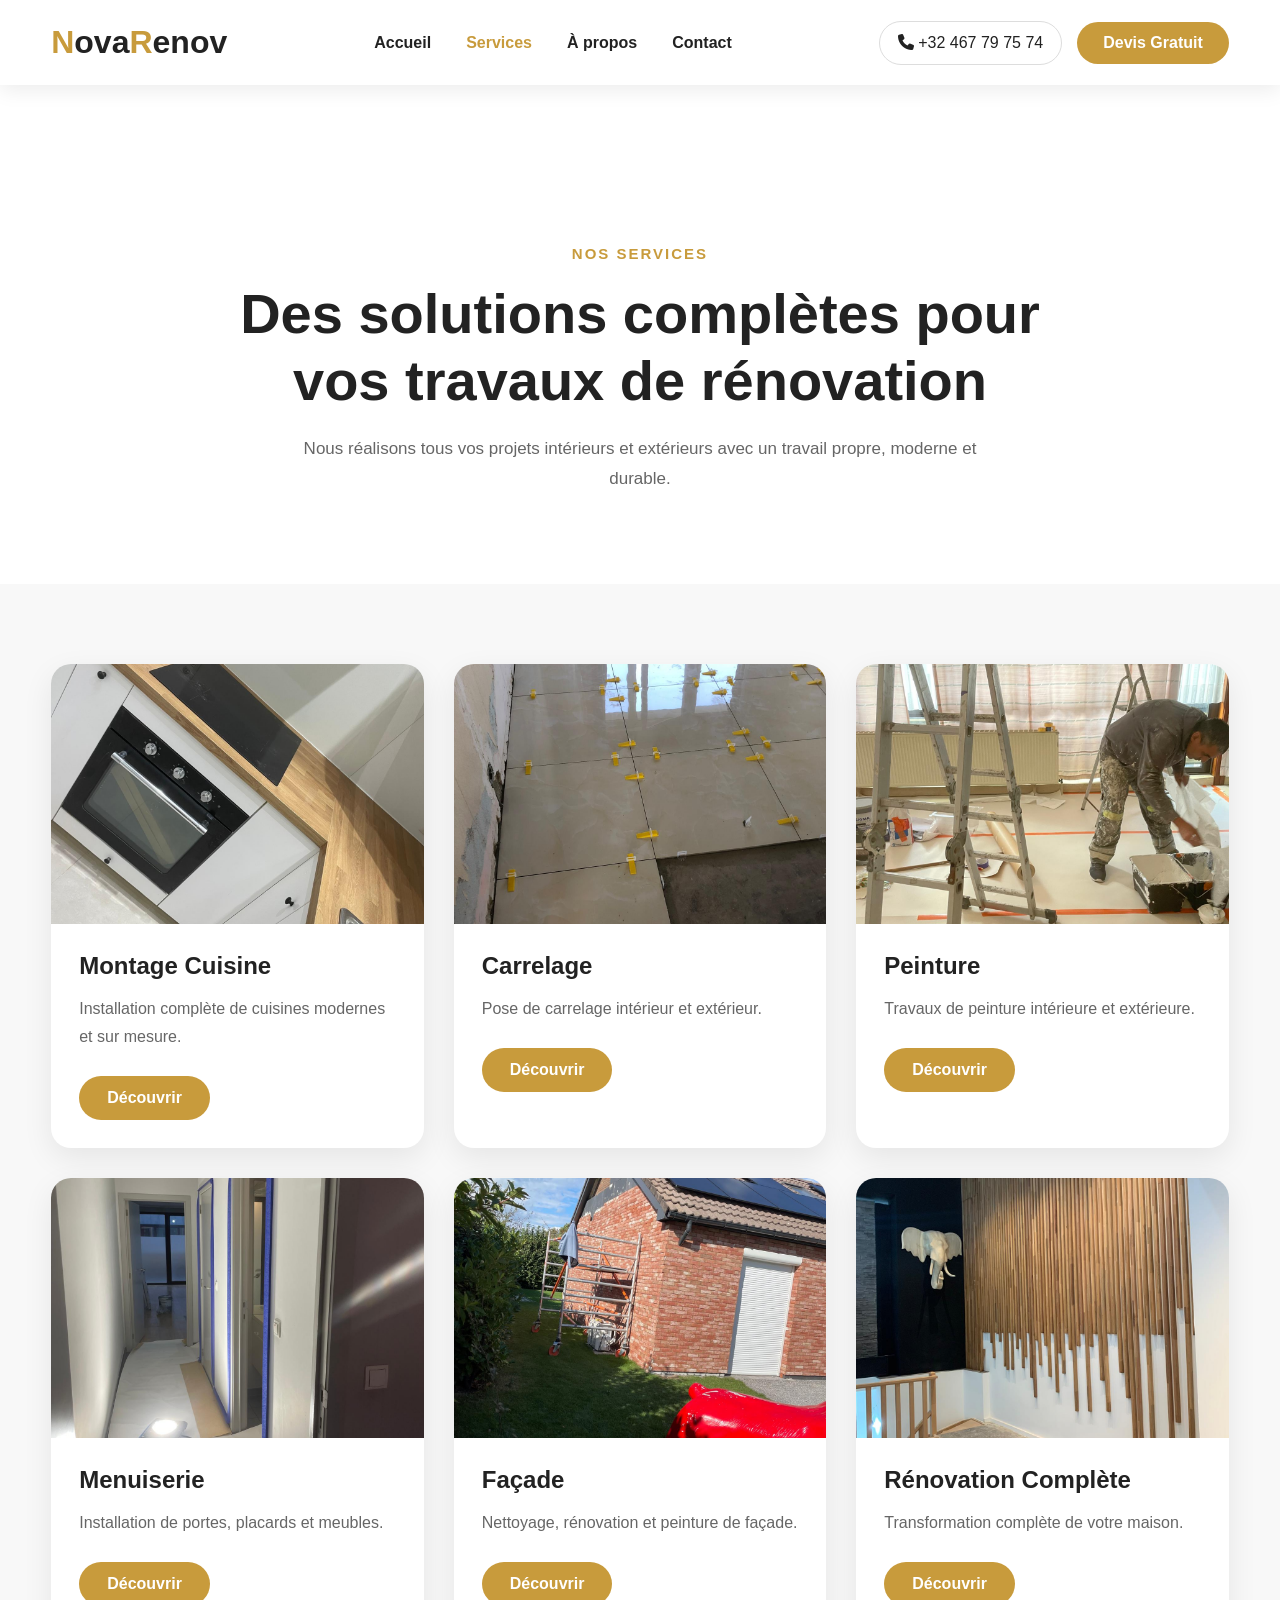
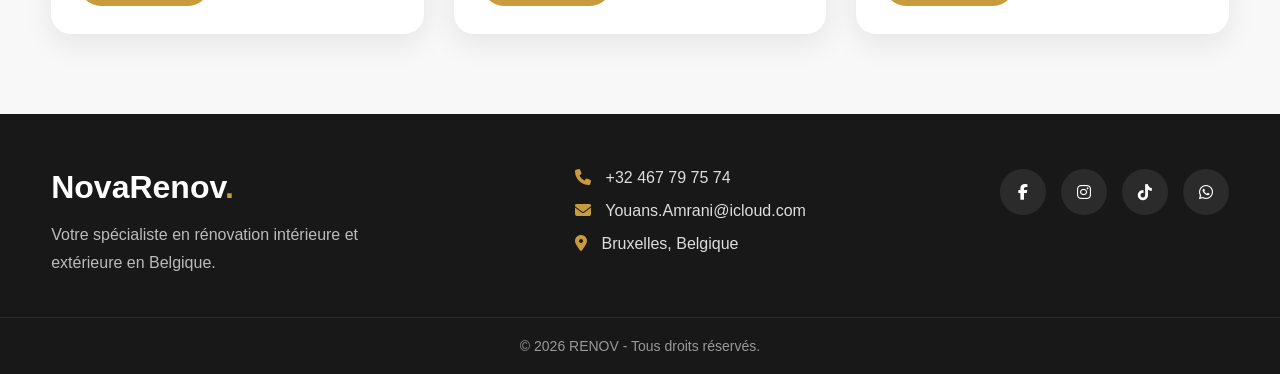
<file: services.html>
<!DOCTYPE html>
<html lang="fr">

<head>

<meta charset="UTF-8">
<meta name="viewport" content="width=device-width, initial-scale=1.0">

<title>Services | RENOV</title>
<link rel="stylesheet" href="services.css">
<link rel="stylesheet" href="responsive.css">
<link rel="stylesheet" href="https://cdnjs.cloudflare.com/ajax/libs/font-awesome/6.7.2/css/all.min.css">
</head>

<body>

  <header>

<div class="container">

<a href="index.html" class="logo">
<span>N</span>ova<span>R</span>enov
</a>

<nav class="navbar">

<a href="index.html">Accueil</a>
<a href="services.html" class="active">Services</a>
<a href="A_propos.html">À propos</a>
<a href="contact.html">Contact</a>

</nav>

<div class="header-btns">

<a href="#" class="phone-btn">
<i class="fa-solid fa-phone"></i>
+32 467 79 75 74
</a>

<a href="https://wa.me/32467797574?text=Bonjour,%20je%20souhaite%20obtenir%20un%20devis." class="devis-btn">
Devis Gratuit
</a>

</div>

<div class="menu-btn">
<i class="fa-solid fa-bars"></i>
</div>

</div>

</header>

<div class="container">

<a href="index.html" class="logo">
   <span>N</span>ova<span>R</span>enov</a>

<nav>

<a href="index.html">Accueil</a>

<a class="active" href="services.html">Services</a>

<a href="A_propos.html">À propos</a>

<a href="contact.html">Contact</a>

</nav>

<div class="btns">

<a href="#" class="phone">

<i class="fa-solid fa-phone"></i>

+32 467 79 75 74

</a>

<a href="https://wa.me/32467797574?text=Bonjour,%20je%20souhaite%20obtenir%20un%20devis." class="devis">

Devis Gratuit

</a>

</div>

</div>

</header>

<!-- HERO -->

<section class="service-hero">

<span>NOS SERVICES</span>

<h1>
Des solutions complètes pour
vos travaux de rénovation
</h1>

<p>

Nous réalisons tous vos projets
intérieurs et extérieurs avec un
travail propre, moderne et durable.

</p>

</section>

<!-- SERVICES -->

<section class="services">

<div class="card">

<img src="images/cuzine2.jpg.jpeg">

<div class="content">

<h2>Montage Cuisine</h2>

<p>

Installation complète de cuisines modernes
et sur mesure.

</p>

<a href="realisations.html">

Découvrir

</a>

</div>

</div>

<div class="card">

<img src="images/carlage.jpg.jpeg">

<div class="content">

<h2>Carrelage</h2>

<p>

Pose de carrelage intérieur
et extérieur.

</p>

<a href="realisations.html">

Découvrir

</a>

</div>

</div>

<div class="card">

<img src="images/panture1.jpg.jpeg">

<div class="content">

<h2>Peinture</h2>

<p>

Travaux de peinture intérieure
et extérieure.

</p>

<a href="realisations.html">

Découvrir

</a>

</div>

</div>

<div class="card">

<img src="images/pantur3.jpg.jpeg">

<div class="content">

<h2>Menuiserie</h2>

<p>

Installation de portes,
placards et meubles.

</p>

<a href="realisations.html">

Découvrir

</a>

</div>

</div>

<div class="card">

<img src="images/facad3.jpg.jpeg">

<div class="content">

<h2>Façade</h2>

<p>

Nettoyage, rénovation et peinture
de façade.

</p>

<a href="realisations.html">

Découvrir

</a>

</div>

</div>

<div class="card">

<img src="images/moble3.jpg.jpeg">

<div class="content">

<h2>Rénovation Complète</h2>

<p>

Transformation complète de votre maison.

</p>

<a href="realisations.html">

Découvrir

</a>

</div>

</div>

</section>
<!--================ FOOTER =================-->

<footer class="footer">

    <div class="footer-content">

        <div class="footer-logo">

            <h2>NovaRenov<span>.</span></h2>

            <p>
                Votre spécialiste en rénovation intérieure et extérieure en Belgique.
            </p>

        </div>

        <div class="footer-contact">

            <a href="#">
                <i class="fa-solid fa-phone"></i>
               +32 467 79 75 74
            </a>

            <a href="#">
                <i class="fa-solid fa-envelope"></i>
                Youans.Amrani@icloud.com
            </a>

            <a href="#">
                <i class="fa-solid fa-location-dot"></i>
                Bruxelles, Belgique
            </a>

        </div>

        <div class="footer-social">

            <a href="hh"><i class="fab fa-facebook-f"></i></a>

            <a href="gg"><i class="fab fa-instagram"></i></a>

            <a href="f"><i class="fab fa-tiktok"></i></a>

            <a href="cc"><i class="fab fa-whatsapp"></i></a>

        </div>

    </div>

    <div class="footer-bottom">

        © 2026 RENOV - Tous droits réservés.

    </div>

</footer>


<script>

const menuBtn = document.querySelector(".menu-btn");
const navbar = document.querySelector(".navbar");
const navLinks = document.querySelectorAll(".navbar a");

menuBtn.addEventListener("click", () => {
    navbar.classList.toggle("active");
});

navLinks.forEach(link => {
    link.addEventListener("click", () => {
        navbar.classList.remove("active");
    });
});

</script>

</body>

</html>
</file>
<file: style.css>
/*====================================
        RESET
====================================*/

*{
    margin:0;
    padding:0;
    box-sizing:border-box;
}

html{
    scroll-behavior:smooth;
}

body{
    font-family:Arial, Helvetica, sans-serif;
    background:#fff;
    color:#222;
    overflow-x:hidden;
}

img{
    max-width:100%;
    display:block;
}

a{
    text-decoration:none;
}

.container{
    width:90%;
    max-width:1300px;
    margin:auto;
}


/*====================================
            HEADER
====================================*/

header{
    position:fixed;
    top:0;
    left:0;
    width:100%;
    height:85px;
    background:#fff;
    box-shadow:0 5px 20px rgba(0,0,0,.08);
    z-index:1000;
}

header .container{
    height:100%;
    display:flex;
    justify-content:space-between;
    align-items:center;
}


/*====================================
            LOGO
====================================*/

.logo{
    font-size:32px;
    font-weight:700;
    color:#222;
}

.logo span{
    color:#C89B3C;
}


/*====================================
            NAVBAR
====================================*/

.navbar{
    display:flex;
    align-items:center;
    gap:35px;
}


.navbar a{
    color:#333;
    font-size:16px;
    font-weight:600;
    position:relative;
    transition:.3s;
}

.navbar a::after{

    content:"";

    position:absolute;

    left:0;
    bottom:-8px;

    width:0;
    height:2px;

    background:#C89B3C;

    transition:.3s;
}

.navbar a:hover,
.navbar a.active{

    color:#C89B3C;

}

.navbar a:hover::after,
.navbar a.active::after{

    width:100%;

}


/*====================================
        HEADER BUTTONS
====================================*/

.header-btns{

    display:flex;
    align-items:center;
    gap:15px;

}

.phone-btn{

    padding:12px 18px;

    border:1px solid #ddd;

    border-radius:40px;

    color:#222;

    transition:.3s;

}

.phone-btn:hover{

    background:#f5f5f5;

}

.devis-btn{

    padding:13px 26px;

    border-radius:40px;

    background:#C89B3C;

    color:#fff;

    font-weight:600;

    transition:.3s;

}

.devis-btn:hover{

    background:#222;

}


/*====================================
        MOBILE MENU BUTTON
====================================*/

.menu-btn{

    display:none;

}
/*====================================
            HERO
====================================*/

.hero{

    width:90%;
    max-width:1300px;

    margin:0 auto;

    padding-top:150px;
    padding-bottom:90px;

    display:flex;
    justify-content:space-between;
    align-items:center;
    gap:70px;

}

.hero-left{

    flex:1;

}

.hero-tag{

    display:inline-block;

    padding:10px 18px;

    border-radius:40px;

    background:#F6F0E3;

    color:#C89B3C;

    font-size:14px;

    font-weight:600;

    margin-bottom:25px;

}

.hero-left h1{

    font-size:58px;

    line-height:1.2;

    color:#222;

    margin-bottom:25px;

}

.hero-left p{

    max-width:560px;

    font-size:17px;

    line-height:30px;

    color:#666;

    margin-bottom:35px;

}

.hero-buttons{

    display:flex;

    gap:18px;

}

.btn-gold{

    display:inline-flex;

    justify-content:center;
    align-items:center;

    padding:15px 30px;

    border-radius:40px;

    background:#C89B3C;

    color:#fff;

    font-weight:600;

    transition:.3s;

}

.btn-gold:hover{

    background:#222;

}

.btn-white{

    display:inline-flex;

    justify-content:center;
    align-items:center;

    padding:15px 30px;

    border:2px solid #C89B3C;

    border-radius:40px;

    color:#C89B3C;

    font-weight:600;

    transition:.3s;

}

.btn-white:hover{

    background:#C89B3C;

    color:#fff;

}

.hero-right{

    flex:1;

    position:relative;

    display:flex;
    justify-content:flex-end;

}

.hero-right img{

    width:100%;
    max-width:520px;

    height:620px;

    object-fit:cover;

    border-radius:25px;

    box-shadow:0 20px 50px rgba(0,0,0,.12);

}

.experience{

    position:absolute;

    left:-25px;
    bottom:35px;

    background:#fff;

    padding:20px 30px;

    border-radius:20px;

    box-shadow:0 10px 30px rgba(0,0,0,.12);

    text-align:center;

}

.experience h3{

    font-size:32px;

    color:#C89B3C;

    margin-bottom:5px;

}

.experience span{

    color:#666;

    font-size:15px;

}
/*==================================
            HERO
==================================*/

.hero{
    max-width:1300px;
    margin:0 auto;
    padding:150px 5% 90px;
    display:flex;
    align-items:center;
    justify-content:space-between;
    gap:70px;
}

.hero-left,
.hero-right{
    flex:1;
}

.hero-tag{
    display:inline-block;
    padding:10px 18px;
    background:#f7f0df;
    color:#C89B3C;
    border-radius:30px;
    font-size:14px;
    font-weight:600;
    margin-bottom:25px;
}

.hero-left h1{
    font-size:56px;
    line-height:1.2;
    margin-bottom:25px;
    color:#222;
}

.hero-left p{
    font-size:17px;
    line-height:30px;
    color:#666;
    margin-bottom:35px;
    max-width:560px;
}

.hero-buttons{
    display:flex;
    gap:18px;
}

.btn-gold,
.btn-white{
    padding:15px 30px;
    border-radius:40px;
    font-weight:600;
    text-decoration:none;
    transition:.3s;
}

.btn-gold{
    background:#C89B3C;
    color:#fff;
}

.btn-gold:hover{
    background:#222;
}

.btn-white{
    border:2px solid #C89B3C;
    color:#C89B3C;
}

.btn-white:hover{
    background:#C89B3C;
    color:#fff;
}

.hero-right{
    position:relative;
    display:flex;
    justify-content:center;
}

.hero-right img{
    width:100%;
    max-width:520px;
    height:620px;
    object-fit:cover;
    border-radius:25px;
}

.experience{
    position:absolute;
    left:-20px;
    bottom:30px;
    background:#fff;
    padding:18px 25px;
    border-radius:18px;
    box-shadow:0 10px 30px rgba(0,0,0,.1);
}

.experience h3{
    color:#C89B3C;
    font-size:30px;
}

.experience span{
    color:#666;
    font-size:14px;
}

/*==================================
            PROJECTS
==================================*/

.projects{
    padding:90px 5%;
}

.title{
    text-align:center;
    margin-bottom:50px;
}

.title span{
    color:#C89B3C;
    font-weight:600;
}

.title h2{
    font-size:42px;
    margin:15px 0;
}

.title p{
    max-width:700px;
    margin:auto;
    color:#666;
    line-height:30px;
}

.project-grid{
    display:grid;
    grid-template-columns:repeat(3,1fr);
    gap:25px;
}

.project-card{
    position:relative;
    overflow:hidden;
    border-radius:20px;
    height:300px;
}

.project-card img{
    width:100%;
    height:100%;
    object-fit:cover;
    transition:.4s;
}

.project-card:hover img{
    transform:scale(1.08);
}

.overlay{
    position:absolute;
    inset:0;
    display:flex;
    flex-direction:column;
    justify-content:flex-end;
    padding:25px;
    background:linear-gradient(to top,rgba(0,0,0,.75),transparent);
    opacity:0;
    transition:.35s;
}

.project-card:hover .overlay{
    opacity:1;
}

.overlay h3{
    color:#fff;
    margin-bottom:12px;
}

.overlay a{
    width:150px;
    text-align:center;
    padding:12px 20px;
    background:#C89B3C;
    color:#fff;
    border-radius:40px;
}
/*======================================
            FOOTER
======================================*/

.footer{
    background:#181818;
    color:#fff;
    padding:70px 8% 25px;
    margin-top:80px;
}

.footer-content{
    max-width:1300px;
    margin:auto;
    display:grid;
    grid-template-columns:repeat(3,1fr);
    gap:40px;
}

.footer-logo h2{
    font-size:30px;
    margin-bottom:15px;
}

.footer-logo span{
    color:#C89B3C;
}

.footer-logo p{
    color:#bdbdbd;
    line-height:28px;
}

.footer-contact{
    display:flex;
    flex-direction:column;
    gap:15px;
}

.footer-contact a{
    color:#ddd;
    text-decoration:none;
    transition:.3s;
}

.footer-contact a:hover{
    color:#C89B3C;
}

.footer-contact i{
    color:#C89B3C;
    margin-right:10px;
}

.footer-social{
    display:flex;
    gap:15px;
}

.footer-social a{
    width:46px;
    height:46px;
    border-radius:50%;
    background:#2a2a2a;
    color:#fff;
    display:flex;
    justify-content:center;
    align-items:center;
    transition:.3s;
}

.footer-social a:hover{
    background:#C89B3C;
    transform:translateY(-5px);
}

.footer-bottom{
    margin-top:40px;
    padding-top:20px;
    border-top:1px solid rgba(255,255,255,.1);
    text-align:center;
    color:#999;
}
@media (max-width:991px){

.footer{
    margin-top:60px;
}

.footer-content{
    display:flex;
    flex-direction:column;
    align-items:center;
    text-align:center;
    gap:30px;
}

.footer-logo,
.footer-contact,
.footer-social{
    width:100%;
}

.footer-social{
    justify-content:center;
}

}

/*======================================
        SCROLL TOP
======================================*/

.top{
    position:fixed;
    right:25px;
    bottom:25px;
    width:50px;
    height:50px;
    background:#C89B3C;
    color:#fff;
    border-radius:50%;
    display:flex;
    justify-content:center;
    align-items:center;
    cursor:pointer;
    box-shadow:0 10px 25px rgba(0,0,0,.2);
    z-index:999;
    transition:.3s;
}

.top:hover{
    background:#222;
    transform:translateY(-5px);
}
</file>
<file: responsive.css>
/*==============================
        PART 1 - HEADER
==============================*/

*{
    margin:0;
    padding:0;
    box-sizing:border-box;
}

body{
    font-family:Arial,Helvetica,sans-serif;
    overflow-x:hidden;
}

header{
    position:fixed;
    top:0;
    left:0;
    width:100%;
    background:#fff;
    box-shadow:0 5px 20px rgba(0,0,0,.08);
    z-index:1000;
}

.container{
    width:92%;
    max-width:1300px;
    height:85px;
    margin:auto;
    display:flex;
    align-items:center;
    justify-content:space-between;
}

.logo{
    text-decoration:none;
    font-size:32px;
    font-weight:700;
    color:#222;
}

.logo span{
    color:#C89B3C;
}

/* Desktop */

.navbar{
    display:flex;
    gap:35px;
}

.navbar a{
    text-decoration:none;
    color:#222;
    font-weight:600;
    transition:.3s;
}

.navbar a:hover,
.navbar a.active{
    color:#C89B3C;
}

.header-btns{
    display:flex;
    align-items:center;
    gap:15px;
}

.phone-btn{
    text-decoration:none;
    color:#222;
    border:1px solid #ddd;
    padding:12px 18px;
    border-radius:40px;
}

.devis-btn{
    text-decoration:none;
    background:#C89B3C;
    color:#fff;
    padding:12px 26px;
    border-radius:40px;
    font-weight:600;
}

.menu-btn{
    display:none;
}

/* Mobile */

@media (max-width:991px){

.menu-btn{
    display:flex;
    justify-content:center;
    align-items:center;
    width:48px;
    height:48px;
    background:#C89B3C;
    color:#fff;
    border-radius:12px;
    font-size:22px;
    cursor:pointer;
}

.header-btns{
    display:none;
}

.navbar{
    position:fixed;
    top:85px;
    left:-100%;
    width:100%;
    height:calc(100vh - 85px);
    background:#fff;
    display:flex;
    flex-direction:column;
    gap:0;
    transition:.35s;
}

.navbar.active{
    left:0;
}

.navbar a{
    width:100%;
    text-align:center;
    padding:18px;
    border-bottom:1px solid #eee;
}

}
/*==================================
        PART 2
        HERO
==================================*/

.hero{
    max-width:1300px;
    margin:auto;
    padding:140px 5% 80px;
    display:flex;
    align-items:center;
    justify-content:space-between;
    gap:60px;
}

.hero-left{
    flex:1;
}

.hero-tag{
    display:inline-block;
    background:#F6EFE2;
    color:#C89B3C;
    padding:10px 18px;
    border-radius:30px;
    font-size:14px;
    font-weight:600;
    margin-bottom:25px;
}

.hero-left h1{
    font-size:54px;
    line-height:1.2;
    color:#222;
    margin-bottom:20px;
}

.hero-left p{
    font-size:17px;
    color:#666;
    line-height:30px;
    margin-bottom:35px;
}

.hero-buttons{
    display:flex;
    gap:18px;
}

.btn-gold,
.btn-white{
    padding:15px 30px;
    border-radius:40px;
    text-decoration:none;
    font-weight:600;
    transition:.3s;
}

.btn-gold{
    background:#C89B3C;
    color:#fff;
}

.btn-gold:hover{
    background:#222;
}

.btn-white{
    border:2px solid #C89B3C;
    color:#C89B3C;
}

.btn-white:hover{
    background:#C89B3C;
    color:#fff;
}

.hero-right{
    flex:1;
    position:relative;
    display:flex;
    justify-content:center;
}

.hero-right img{
    width:100%;
    max-width:520px;
    height:600px;
    object-fit:cover;
    border-radius:25px;
}

.experience{
    position:absolute;
    bottom:25px;
    left:-20px;
    background:#fff;
    padding:18px 25px;
    border-radius:15px;
    box-shadow:0 10px 30px rgba(0,0,0,.1);
}

.experience h3{
    color:#C89B3C;
    font-size:30px;
}

.experience span{
    color:#666;
    font-size:15px;
}

/*========== HERO MOBILE ==========*/

@media(max-width:991px){

.hero{
    flex-direction:column;
    text-align:center;
    padding:120px 20px 60px;
    gap:40px;
}

.hero-left h1{
    font-size:36px;
}

.hero-left p{
    font-size:16px;
    line-height:28px;
}

.hero-buttons{
    flex-direction:column;
    align-items:center;
}

.btn-gold,
.btn-white{
    width:100%;
    max-width:300px;
}

.hero-right img{
    max-width:420px;
    height:auto;
}

.experience{
    left:50%;
    transform:translateX(-50%);
    bottom:-20px;
}

}
/*==================================
          HERO
==================================*/

.hero{
    width:92%;
    max-width:1300px;
    margin:0 auto;
    padding:140px 0 80px;
    display:flex;
    align-items:center;
    justify-content:space-between;
    gap:60px;
}

.hero-left{
    flex:1;
}

.hero-tag{
    display:inline-block;
    background:#F7F2E8;
    color:#C89B3C;
    padding:10px 18px;
    border-radius:30px;
    font-size:15px;
    font-weight:600;
    margin-bottom:25px;
}

.hero-left h1{
    font-size:58px;
    line-height:1.2;
    color:#222;
    margin-bottom:25px;
}

.hero-left p{
    font-size:17px;
    line-height:30px;
    color:#666;
    max-width:550px;
    margin-bottom:35px;
}

.hero-buttons{
    display:flex;
    gap:18px;
}

.btn-gold{
    background:#C89B3C;
    color:#fff;
    padding:15px 32px;
    border-radius:40px;
    font-weight:600;
    transition:.3s;
}

.btn-gold:hover{
    background:#222;
}

.btn-white{
    border:2px solid #C89B3C;
    color:#C89B3C;
    padding:15px 32px;
    border-radius:40px;
    font-weight:600;
    transition:.3s;
}

.btn-white:hover{
    background:#C89B3C;
    color:#fff;
}

.hero-right{
    flex:1;
    position:relative;
    display:flex;
    justify-content:center;
}

.hero-right img{
    width:100%;
    max-width:500px;
    border-radius:25px;
    object-fit:cover;
    box-shadow:0 20px 50px rgba(0,0,0,.12);
}

.experience{
    position:absolute;
    left:-20px;
    bottom:30px;
    background:#fff;
    padding:18px 25px;
    border-radius:18px;
    box-shadow:0 10px 25px rgba(0,0,0,.12);
    text-align:center;
}

.experience h3{
    color:#C89B3C;
    font-size:30px;
    margin-bottom:5px;
}

.experience span{
    color:#555;
    font-size:15px;
}
/*==================================
        PART 4
     MOBILE FINAL
==================================*/

@media (max-width:991px){

/* HERO */

.hero{
    flex-direction:column;
    text-align:center;
    padding:120px 20px 60px;
    gap:40px;
}

.hero-left,
.hero-right{
    width:100%;
}

.hero-left h1{
    font-size:34px;
    line-height:1.3;
}

.hero-left p{
    font-size:16px;
    line-height:28px;
    max-width:100%;
}

.hero-buttons{
    flex-direction:column;
    gap:15px;
    align-items:center;
}

.btn-gold,
.btn-white{
    width:100%;
    max-width:300px;
    justify-content:center;
}

.hero-right img{
    width:100%;
    max-width:420px;
    height:auto;
    border-radius:20px;
}

.experience{
    left:50%;
    transform:translateX(-50%);
    bottom:-20px;
}

/* PROJECTS */

.projects{
    padding:70px 20px;
}

.project-grid{
    grid-template-columns:1fr;
    gap:20px;
}

.project-card{
    height:260px;
}

.overlay{
    opacity:1;
}

.overlay h3{
    font-size:22px;
}

.overlay a{
    display:inline-flex;
    width:150px;
    justify-content:center;
}

/* FOOTER */

/*========== FOOTER MOBILE ==========*/

.footer{
    padding-top:45px;
}

.footer-container{
    display:flex;
    flex-direction:column;
    align-items:center;
    text-align:center;
    gap:35px;
}

.footer-logo{
    width:100%;
}

.footer-logo p{
    max-width:320px;
    margin:12px auto 0;
}

.footer-contact{
    width:100%;
}

.footer-contact p{
    justify-content:center;
}

.footer-social{
    width:100%;
}

.footer-social h3{
    margin-bottom:18px;
}

.footer-social a{
    margin:0 6px;
}

.footer-bottom{
    margin-top:35px;
    padding:18px 10px;
    font-size:13px;
}
}
</file>
<file: A_propos.css>
/*==================================
        PART 1
      RESET + HEADER
==================================*/

*{
    margin:0;
    padding:0;
    box-sizing:border-box;
    font-family:'Poppins',sans-serif;
}

html{
    scroll-behavior:smooth;
}

body{
    background:#f8f8f8;
    color:#222;
    overflow-x:hidden;
}

img{
    max-width:100%;
    display:block;
}

a{
    text-decoration:none;
}

/*========== HEADER ==========*/

.header{
    position:fixed;
    top:0;
    left:0;
    width:100%;
    background:#fff;
    box-shadow:0 5px 20px rgba(0,0,0,.08);
    z-index:1000;
}

.container{
    width:92%;
    max-width:1300px;
    height:85px;
    margin:auto;
    display:flex;
    justify-content:space-between;
    align-items:center;
}

.logo{
    font-size:32px;
    font-weight:700;
    color:#222;
}

.logo span{
    color:#C89B3C;
}

.navbar{
    display:flex;
    gap:35px;
}

.navbar a{
    color:#222;
    font-weight:600;
    transition:.3s;
}

.navbar a:hover,
.navbar a.active{
    color:#C89B3C;
}

.header-btns{
    display:flex;
    align-items:center;
    gap:15px;
}

.phone-btn{
    padding:12px 18px;
    border:1px solid #ddd;
    border-radius:40px;
    color:#222;
}

.devis-btn{
    padding:12px 26px;
    border-radius:40px;
    background:#C89B3C;
    color:#fff;
    font-weight:600;
    transition:.3s;
}

.devis-btn:hover{
    background:#222;
}

.menu-btn{
    display:none;
}
/*==================================
            ABOUT
==================================*/

.about{
    width:92%;
    max-width:1300px;
    margin:150px auto 80px;
    display:grid;
    grid-template-columns:1fr 1fr;
    align-items:center;
    gap:70px;
}

.about-image{
    width:100%;
}

.about-image video{
    width:100%;
    height:600px;
    object-fit:cover;
    border-radius:25px;
    box-shadow:0 15px 40px rgba(0,0,0,.12);
}

.about-text span{
    display:inline-block;
    color:#C89B3C;
    font-size:15px;
    font-weight:600;
    letter-spacing:2px;
    margin-bottom:18px;
}

.about-text h2{
    font-size:48px;
    line-height:1.25;
    color:#222;
    margin-bottom:25px;
}

.about-text p{
    font-size:17px;
    color:#666;
    line-height:30px;
    margin-bottom:22px;
}

.about-box{
    margin-top:40px;
    display:grid;
    grid-template-columns:repeat(2,1fr);
    gap:22px;
}

.item{
    background:#fff;
    padding:28px;
    border-radius:20px;
    box-shadow:0 10px 30px rgba(0,0,0,.08);
    transition:.35s;
}

.item:hover{
    transform:translateY(-8px);
}

.item i{
    font-size:30px;
    color:#C89B3C;
    margin-bottom:18px;
}

.item h4{
    font-size:20px;
    color:#222;
    margin-bottom:10px;
}

.item p{
    margin:0;
    color:#777;
    font-size:15px;
    line-height:26px;
}
/*==================================
        PART 3 - FOOTER
==================================*/

.footer{
    background:#181818;
    padding-top:50px;
    margin-top:80px;
}

.footer-content{
    width:90%;
    max-width:1200px;
    margin:auto;
    display:flex;
    justify-content:space-between;
    align-items:flex-start;
    gap:40px;
    flex-wrap:wrap;
    padding-bottom:35px;
}

.footer-logo h2{
    font-size:30px;
    color:#fff;
}

.footer-logo span{
    color:#C89B3C;
}

.footer-logo p{
    margin-top:12px;
    color:#bbb;
    line-height:28px;
    max-width:320px;
}

.footer-contact{
    display:flex;
    flex-direction:column;
    gap:14px;
}

.footer-contact a{
    color:#ddd;
    text-decoration:none;
    transition:.3s;
}

.footer-contact a:hover{
    color:#C89B3C;
}

.footer-contact i{
    color:#C89B3C;
    margin-right:10px;
}

.footer-social{
    display:flex;
    gap:15px;
}

.footer-social a{
    width:45px;
    height:45px;
    border-radius:50%;
    background:#2a2a2a;
    color:#fff;
    display:flex;
    justify-content:center;
    align-items:center;
    transition:.3s;
}

.footer-social a:hover{
    background:#C89B3C;
    transform:translateY(-5px);
}

.footer-bottom{
    border-top:1px solid rgba(255,255,255,.08);
    text-align:center;
    color:#999;
    font-size:14px;
    padding:18px;
}
/*==================================
        PART 4 - RESPONSIVE
==================================*/

@media(max-width:991px){

/* HEADER */

.menu-btn{
    display:flex;
    justify-content:center;
    align-items:center;
    width:48px;
    height:48px;
    background:#C89B3C;
    color:#fff;
    border-radius:12px;
    font-size:22px;
    cursor:pointer;
}

.header-btns{
    display:none;
}

.navbar{
    position:fixed;
    top:85px;
    left:-100%;
    width:100%;
    height:calc(100vh - 85px);
    background:#fff;
    display:flex;
    flex-direction:column;
    gap:0;
    transition:.35s;
    box-shadow:0 10px 25px rgba(0,0,0,.08);
}

.navbar.active{
    left:0;
}

.navbar a{
    width:100%;
    padding:18px;
    text-align:center;
    border-bottom:1px solid #eee;
}

/* ABOUT */

.about{
    grid-template-columns:1fr;
    gap:45px;
    margin:120px auto 60px;
}

.about-image video{
    height:320px;
}

.about-text{
    text-align:center;
}

.about-text h2{
    font-size:34px;
}

.about-text p{
    font-size:16px;
    line-height:28px;
}

.about-box{
    grid-template-columns:1fr;
    gap:18px;
}

/* FOOTER */

.footer-content{
    flex-direction:column;
    text-align:center;
    align-items:center;
}

.footer-logo p{
    max-width:100%;
}

.footer-contact{
    align-items:center;
}

.footer-social{
    justify-content:center;
}

.footer-bottom{
    font-size:13px;
}


.footer-social{
    display:flex;
    align-items:center;
    gap:12px;
    flex-wrap:wrap;
}
}
</file>
<file: contact.css>
/*==================================
        PART 1
      RESET + HEADER
==================================*/

*{
    margin:0;
    padding:0;
    box-sizing:border-box;
    font-family:'Poppins',sans-serif;
}

html{
    scroll-behavior:smooth;
}

body{
    background:#f8f8f8;
    color:#222;
    overflow-x:hidden;
}

a{
    text-decoration:none;
}

img{
    max-width:100%;
    display:block;
}

/*========== HEADER ==========*/

.header{
    position:fixed;
    top:0;
    left:0;
    width:100%;
    background:#fff;
    box-shadow:0 5px 20px rgba(0,0,0,.08);
    z-index:1000;
}

.container{
    width:92%;
    max-width:1300px;
    height:85px;
    margin:auto;
    display:flex;
    justify-content:space-between;
    align-items:center;
}

.logo{
    font-size:32px;
    font-weight:700;
    color:#222;
}

.logo span{
    color:#C89B3C;
}

.navbar{
    display:flex;
    gap:35px;
}

.navbar a{
    color:#222;
    font-weight:600;
    transition:.3s;
}

.navbar a:hover,
.navbar a.active{
    color:#C89B3C;
}

.header-btns{
    display:flex;
    align-items:center;
    gap:15px;
}

.phone-btn{
    padding:12px 18px;
    border:1px solid #ddd;
    border-radius:40px;
    color:#222;
}

.devis-btn{
    padding:12px 26px;
    background:#C89B3C;
    color:#fff;
    border-radius:40px;
    font-weight:600;
    transition:.3s;
}

.devis-btn:hover{
    background:#222;
}

.menu-btn{
    display:none;
}
/*==================================
        PART 2
     HERO + CONTACT
==================================*/

/*========== HERO ==========*/

.contact-hero{
    margin-top:85px;
    padding:110px 20px;
    background:#fff;
    text-align:center;
}

.hero-content{
    max-width:750px;
    margin:auto;
}

.contact-hero span{
    display:inline-block;
    color:#C89B3C;
    font-size:15px;
    font-weight:600;
    letter-spacing:2px;
    margin-bottom:18px;
}

.contact-hero h1{
    font-size:52px;
    color:#222;
    margin-bottom:20px;
}

.contact-hero p{
    color:#666;
    line-height:32px;
    font-size:17px;
}

/*========== CONTACT ==========*/

.contact{
    width:92%;
    max-width:1300px;
    margin:80px auto;
    display:grid;
    grid-template-columns:1fr 1fr;
    gap:60px;
}

.contact-left h2,
.contact-right h2{
    font-size:38px;
    color:#222;
    margin-bottom:18px;
}

.contact-left>p,
.contact-right>p{
    color:#666;
    line-height:30px;
    margin-bottom:30px;
}

/*========== CARDS ==========*/

.contact-card{
    display:flex;
    align-items:center;
    gap:20px;
    background:#fff;
    padding:25px;
    border-radius:18px;
    margin-bottom:20px;
    box-shadow:0 10px 25px rgba(0,0,0,.06);
    transition:.35s;
}

.contact-card:hover{
    transform:translateY(-8px);
}

.contact-card .icon{
    width:65px;
    height:65px;
    border-radius:50%;
    background:#C89B3C;
    display:flex;
    justify-content:center;
    align-items:center;
    color:#fff;
    font-size:24px;
    flex-shrink:0;
}

.contact-card h3{
    font-size:20px;
    color:#222;
    margin-bottom:6px;
}

.contact-card p{
    color:#777;
    margin:0;
}

/*========== BUTTONS ==========*/

.btn-contact{
    width:100%;
    display:flex;
    justify-content:center;
    align-items:center;
    gap:12px;
    padding:18px;
    margin-bottom:18px;
    border-radius:15px;
    background:#C89B3C;
    color:#fff;
    font-weight:600;
    transition:.3s;
}

.btn-contact:hover{
    background:#222;
    transform:translateY(-4px);
}

.btn-contact.whatsapp{
    background:#25D366;
}

.btn-contact.whatsapp:hover{
    background:#1ea952;
}

.btn-contact.email{
    background:#333;
}

.btn-contact.email:hover{
    background:#000;
}

/*========== MAP ==========*/

.map{
    margin-top:35px;
    overflow:hidden;
    border-radius:20px;
    box-shadow:0 15px 35px rgba(0,0,0,.08);
}

.map iframe{
    width:100%;
    display:block;
}
/*==================================
        PART 3
      CTA + FOOTER
==================================*/

/*========== CTA ==========*/

.contact-cta{
    margin-top:90px;
    padding:90px 20px;
    background:#1d1d1d;
    text-align:center;
    color:#fff;
}

.contact-cta h2{
    font-size:42px;
    margin-bottom:20px;
}

.contact-cta p{
    max-width:700px;
    margin:0 auto 35px;
    color:#ddd;
    line-height:30px;
}

.contact-cta a{
    display:inline-block;
    padding:16px 38px;
    background:#C89B3C;
    color:#fff;
    border-radius:40px;
    font-weight:600;
    transition:.3s;
}

.contact-cta a:hover{
    background:#fff;
    color:#222;
}

/*========== FOOTER ==========*/

.footer{
    background:#181818;
    padding-top:55px;
}

.footer-container{
    width:90%;
    max-width:1200px;
    margin:auto;
    display:flex;
    justify-content:space-between;
    align-items:flex-start;
    gap:40px;
    flex-wrap:wrap;
    padding-bottom:35px;
}

.footer-logo h2{
    font-size:30px;
    color:#fff;
}

.footer-logo span{
    color:#C89B3C;
}

.footer-logo p{
    margin-top:12px;
    color:#bbb;
    line-height:28px;
    max-width:320px;
}

.footer-contact h3,
.footer-social h3{
    color:#fff;
    margin-bottom:18px;
}

.footer-contact p{
    color:#ddd;
    margin-bottom:15px;
}

.footer-contact i{
    color:#C89B3C;
    margin-right:10px;
}

.footer-social a{
    width:45px;
    height:45px;
    border-radius:50%;
    background:#2a2a2a;
    color:#fff;
    display:inline-flex;
    justify-content:center;
    align-items:center;
    margin-right:10px;
    transition:.3s;
}

.footer-social a:hover{
    background:#C89B3C;
    transform:translateY(-5px);
}

.footer-bottom{
    border-top:1px solid rgba(255,255,255,.08);
    text-align:center;
    color:#999;
    font-size:14px;
    padding:18px;
}
/*==================================
        PART 4
      RESPONSIVE
==================================*/

@media (max-width:991px){

/* HEADER */

.menu-btn{
    display:flex;
    justify-content:center;
    align-items:center;
    width:48px;
    height:48px;
    background:#C89B3C;
    color:#fff;
    border-radius:12px;
    font-size:22px;
    cursor:pointer;
}

.header-btns{
    display:none;
}

.navbar{
    position:fixed;
    top:85px;
    left:-100%;
    width:100%;
    height:calc(100vh - 85px);
    background:#fff;
    display:flex;
    flex-direction:column;
    gap:0;
    transition:.35s;
    box-shadow:0 10px 25px rgba(0,0,0,.08);
}

.navbar.active{
    left:0;
}

.navbar a{
    width:100%;
    padding:18px;
    text-align:center;
    border-bottom:1px solid #eee;
}

/* CONTACT */

.contact{
    grid-template-columns:1fr;
    gap:45px;
}

/* CTA */

.contact-cta h2{
    font-size:34px;
}

.contact-cta p{
    font-size:16px;
}

/* FOOTER */

.footer-container{
    flex-direction:column;
    align-items:center;
    text-align:center;
}

.footer-logo p{
    max-width:100%;
}

.footer-social{
    display:flex;
    justify-content:center;
}

}

/*========== MOBILE ==========*/

@media (max-width:768px){

.contact-hero{
    padding:90px 20px;
}

.contact-hero h1{
    font-size:36px;
}

.contact-left h2,
.contact-right h2{
    font-size:30px;
}

.contact-card{
    flex-direction:column;
    text-align:center;
}

.icon{
    margin-bottom:10px;
}

.btn-contact{
    font-size:16px;
}

.map iframe{
    height:280px;
}

.contact-cta{
    padding:70px 20px;
}

.contact-cta h2{
    font-size:30px;
}

.contact-cta a{
    width:100%;
    max-width:300px;
}

.footer-bottom{
    font-size:13px;
}



.footer-social{
    display:flex;
    align-items:center;
    gap:12px;
    flex-wrap:wrap;
}
}
</file>
<file: services.css>
/*==================================
        RESET
==================================*/

*{
    margin:0;
    padding:0;
    box-sizing:border-box;
    font-family:'Poppins',sans-serif;
}

html{
    scroll-behavior:smooth;
}

body{
    background:#f8f8f8;
    color:#222;
    overflow-x:hidden;
}

img{
    max-width:100%;
    display:block;
}

a{
    text-decoration:none;
}

/*==================================
        HEADER
==================================*/

header{
    position:fixed;
    top:0;
    left:0;
    width:100%;
    background:#fff;
    box-shadow:0 5px 20px rgba(0,0,0,.08);
    z-index:1000;
}

.container{
    width:92%;
    max-width:1300px;
    height:85px;
    margin:auto;
    display:flex;
    justify-content:space-between;
    align-items:center;
}

.logo{
    font-size:32px;
    font-weight:700;
    color:#222;
}

.logo span{
    color:#C89B3C;
}

.navbar{
    display:flex;
    gap:35px;
}

.navbar a{
    color:#222;
    font-weight:600;
    transition:.3s;
}

.navbar a:hover,
.navbar a.active{
    color:#C89B3C;
}

.header-btns{
    display:flex;
    align-items:center;
    gap:15px;
}

.phone-btn{
    padding:12px 18px;
    border:1px solid #ddd;
    border-radius:40px;
    color:#222;
    transition:.3s;
}

.phone-btn:hover{
    border-color:#C89B3C;
}

.devis-btn{
    padding:12px 26px;
    background:#C89B3C;
    color:#fff;
    border-radius:40px;
    font-weight:600;
    transition:.3s;
}

.devis-btn:hover{
    background:#222;
}

.menu-btn{
    display:none;
}
/*==================================
        HERO
==================================*/

.service-hero{
    padding:160px 20px 90px;
    background:#fff;
    text-align:center;
}

.service-hero span{
    display:inline-block;
    color:#C89B3C;
    font-size:15px;
    font-weight:600;
    letter-spacing:2px;
    margin-bottom:18px;
    text-transform:uppercase;
}

.service-hero h1{
    font-size:56px;
    color:#222;
    line-height:1.2;
    max-width:850px;
    margin:0 auto 20px;
}

.service-hero p{
    max-width:700px;
    margin:auto;
    color:#666;
    font-size:17px;
    line-height:30px;
}

/*========== MOBILE HERO ==========*/

@media (max-width:991px){

.service-hero{
    padding:130px 20px 70px;
}

.service-hero h1{
    font-size:38px;
}

.service-hero p{
    font-size:16px;
    line-height:28px;
}

}

@media (max-width:576px){

.service-hero h1{
    font-size:30px;
}

.service-hero span{
    font-size:13px;
    letter-spacing:1px;
}

.service-hero p{
    font-size:15px;
}

}
/*==================================
        SERVICES
==================================*/

.services{
    width:92%;
    max-width:1300px;
    margin:80px auto;
    display:grid;
    grid-template-columns:repeat(3,1fr);
    gap:30px;
}

.card{
    background:#fff;
    border-radius:20px;
    overflow:hidden;
    box-shadow:0 10px 30px rgba(0,0,0,.08);
    transition:.35s;
}

.card:hover{
    transform:translateY(-10px);
    box-shadow:0 18px 40px rgba(0,0,0,.12);
}

.card img{
    width:100%;
    height:260px;
    object-fit:cover;
    transition:.4s;
}

.card:hover img{
    transform:scale(1.08);
}

.content{
    padding:28px;
}

.content h2{
    font-size:24px;
    margin-bottom:15px;
    color:#222;
}

.content p{
    color:#666;
    line-height:28px;
    margin-bottom:25px;
}

.content a{
    display:inline-block;
    padding:13px 28px;
    background:#C89B3C;
    color:#fff;
    border-radius:40px;
    font-weight:600;
    transition:.3s;
}

.content a:hover{
    background:#222;
}

/*========== RESPONSIVE ==========*/

@media (max-width:991px){

.services{
    grid-template-columns:repeat(2,1fr);
    gap:25px;
}

}

@media (max-width:768px){

.services{
    grid-template-columns:1fr;
}

.card img{
    height:240px;
}

.content{
    padding:22px;
}

.content h2{
    font-size:22px;
}

}
/*==================================
        FOOTER
==================================*/

.footer{
    background:#181818;
    margin-top:80px;
    padding-top:55px;
}

.footer-content{
    width:92%;
    max-width:1300px;
    margin:auto;
    display:flex;
    justify-content:space-between;
    align-items:flex-start;
    gap:40px;
    padding-bottom:40px;
}

.footer-logo h2{
    color:#fff;
    font-size:32px;
}

.footer-logo span{
    color:#C89B3C;
}

.footer-logo p{
    color:#bbb;
    margin-top:15px;
    line-height:28px;
    max-width:330px;
}

.footer-contact{
    display:flex;
    flex-direction:column;
    gap:15px;
}

.footer-contact a{
    color:#ddd;
    transition:.3s;
}

.footer-contact a:hover{
    color:#C89B3C;
}

.footer-contact i{
    color:#C89B3C;
    margin-right:10px;
}

.footer-social{
    display:flex;
    gap:15px;
}

.footer-social a{
    width:46px;
    height:46px;
    border-radius:50%;
    background:#2b2b2b;
    color:#fff;
    display:flex;
    justify-content:center;
    align-items:center;
    transition:.3s;
}

.footer-social a:hover{
    background:#C89B3C;
    transform:translateY(-5px);
}

.footer-bottom{
    border-top:1px solid rgba(255,255,255,.08);
    text-align:center;
    color:#999;
    padding:20px;
    font-size:14px;
}

/*==================================
      MOBILE RESPONSIVE
==================================*/

@media(max-width:991px){

.menu-btn{
    display:flex;
    justify-content:center;
    align-items:center;
    width:48px;
    height:48px;
    background:#C89B3C;
    color:#fff;
    border-radius:12px;
    cursor:pointer;
    font-size:22px;
}

.header-btns{
    display:none;
}

.navbar{
    position:fixed;
    top:85px;
    left:-100%;
    width:100%;
    height:calc(100vh - 85px);
    background:#fff;
    flex-direction:column;
    gap:0;
    transition:.35s;
    z-index:999;
}

.navbar.active{
    left:0;
}

.navbar a{
    padding:20px;
    text-align:center;
    border-bottom:1px solid #eee;
}

.services{
    grid-template-columns:1fr;
}

.service-hero{
    padding:130px 20px 70px;
}

.service-hero h1{
    font-size:34px;
}

.footer-content{
    flex-direction:column;
    text-align:center;
    align-items:center;
}

.footer-logo p{
    max-width:100%;
}

.footer-contact{
    align-items:center;
}

.footer-social{
    justify-content:center;
}

}

@media(max-width:576px){

.service-hero h1{
    font-size:28px;
}

.card img{
    height:220px;
}

.content{
    padding:20px;
}

.content h2{
    font-size:22px;
}

.content a{
    width:100%;
    text-align:center;
}

}
</file>
